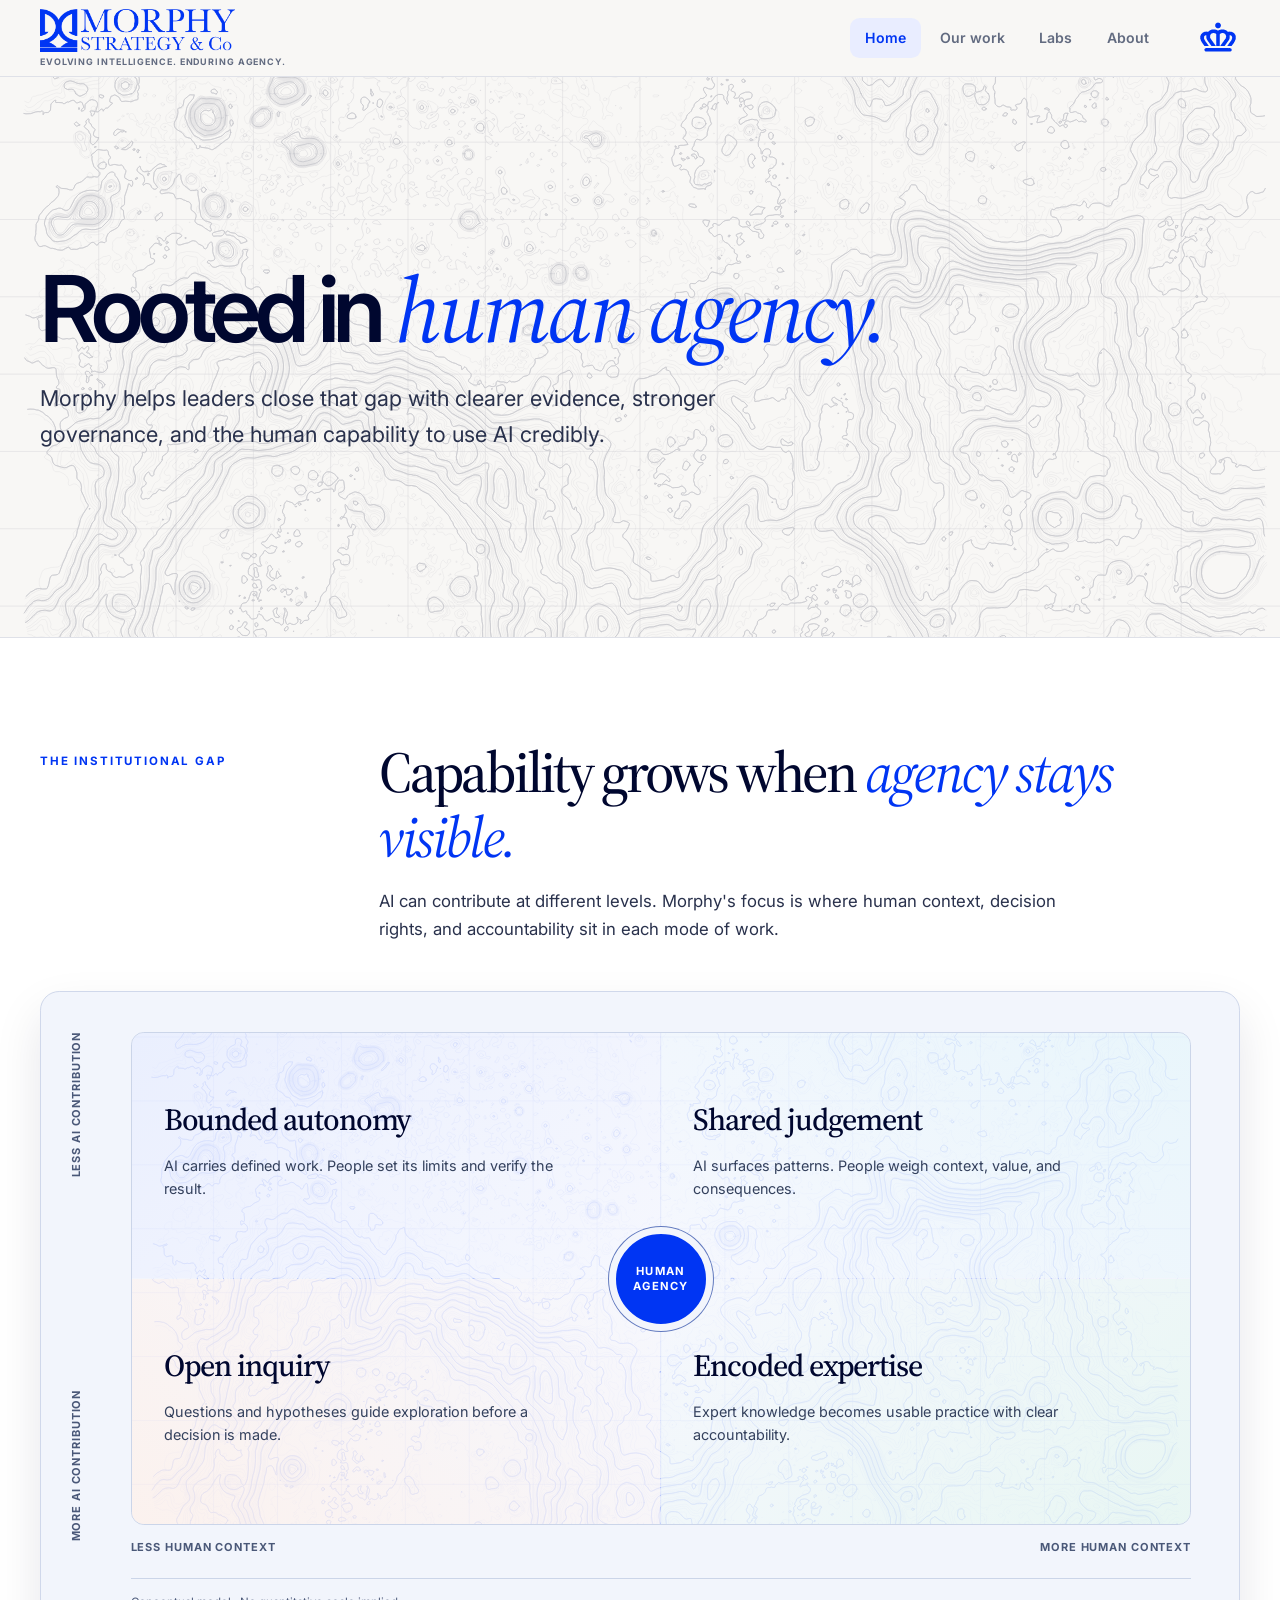
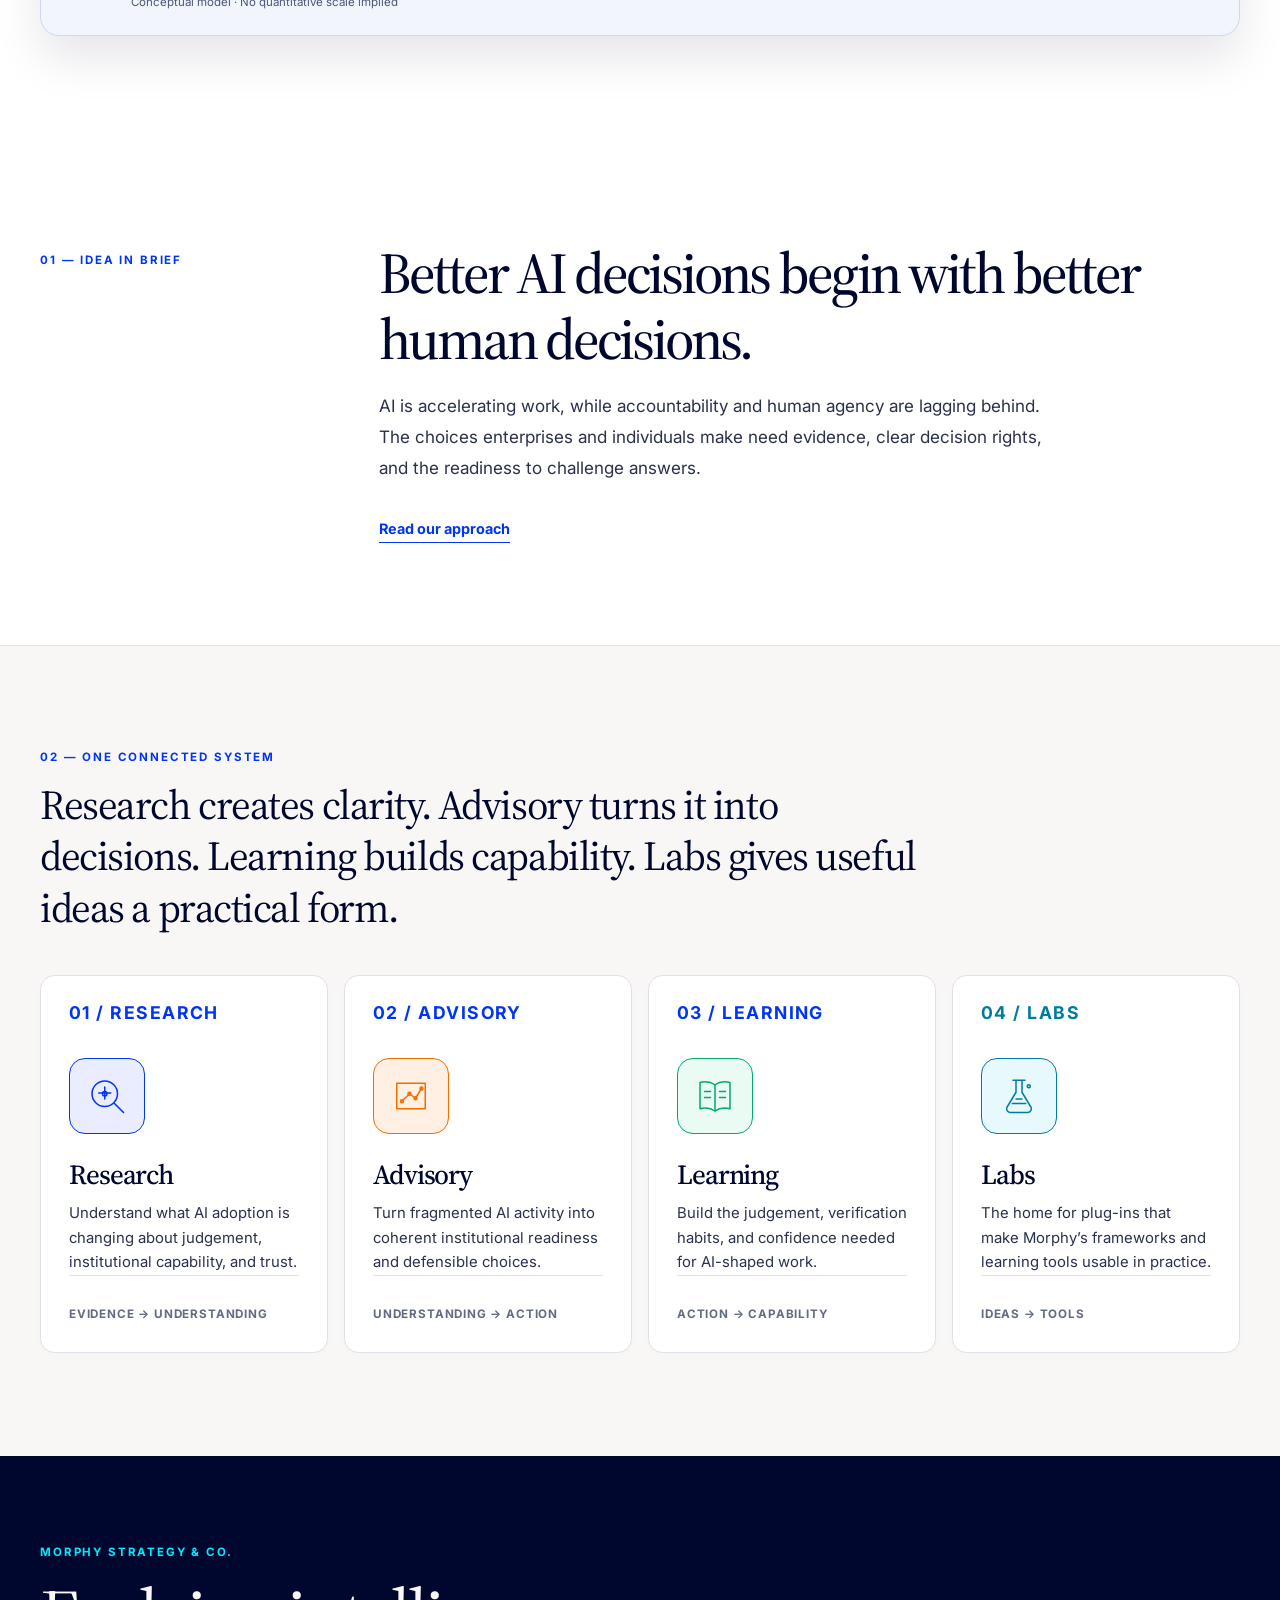
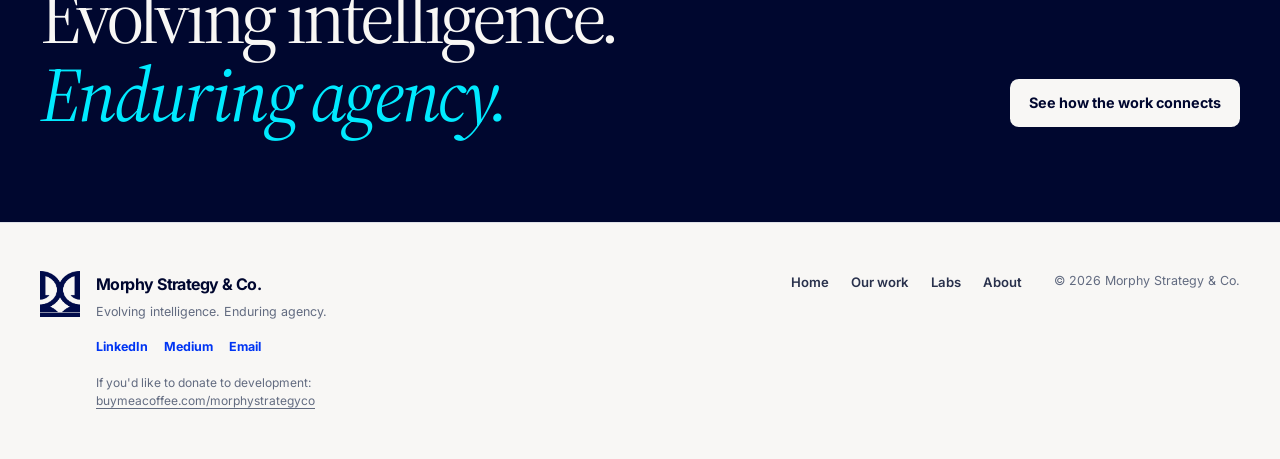
<file: index.html>
<!doctype html>
<html lang="en">
<head>
  <!-- Google tag (gtag.js) -->
<script async src="https://www.googletagmanager.com/gtag/js?id=G-9WN9WBQ8SN"></script>
<script>
  window.dataLayer = window.dataLayer || [];
  function gtag(){dataLayer.push(arguments);}
  gtag('js', new Date());

  gtag('config', 'G-9WN9WBQ8SN');
</script>
  <meta charset="utf-8">
  <meta name="viewport" content="width=device-width, initial-scale=1">
  <meta name="theme-color" content="#F8F7F5">
  <meta name="description" content="Morphy Strategy & Co. strengthens human judgement, institutional readiness, and trust in the AI era through research, advisory, and learning.">
  <title>Morphy Strategy & Co. — Evolving intelligence. Enduring agency.</title>
  <link rel="icon" href="assets/images/morphy-mark.png" type="image/png">
  <link rel="preconnect" href="https://fonts.googleapis.com">
  <link rel="preconnect" href="https://fonts.gstatic.com" crossorigin>
  <link href="https://fonts.googleapis.com/css2?family=Inter:wght@400;500;600;700&family=Source+Serif+4:opsz,wght@8..60,400;8..60,500;8..60,600&display=swap" rel="stylesheet">
  <link rel="stylesheet" href="assets/style.css?v=16">
  <script src="assets/site.js" defer></script>
</head>
<body data-page="home">
  <a class="skip-link" href="#main">Skip to content</a>
  <header class="site-header">
    <div class="header-inner shell">
      <a class="brand" href="index.html" aria-label="Morphy Strategy & Co. home">
        <span class="brand-identity"><img class="brand-lockup" src="assets/images/morphy-lockup.png" alt=""><small>Evolving intelligence. Enduring agency.</small></span>
      </a>
      <nav class="site-nav" id="site-nav" aria-label="Main navigation">
        <a class="is-active" href="index.html" aria-current="page">Home</a>
        <a href="work.html">Our work</a>
        <a href="labs.html">Labs</a>
        <a href="about.html">About</a>
      </nav>
      <div class="header-actions">
        <button class="theme-toggle" type="button" aria-label="Switch to dark theme" aria-pressed="false" title="Switch theme">
          <span class="queen-icon" aria-hidden="true"></span>
        </button>
        <button class="menu-toggle" type="button" aria-controls="site-nav" aria-expanded="false" aria-label="Open menu"><span></span><span></span></button>
      </div>
    </div>
  </header>

  <main id="main">
    <section class="hero contour-field">
      <div class="shell hero-grid">
        <div class="hero-copy reveal">
          <h1>Rooted in <em>human agency.</em></h1>
          <p class="hero-lede">Morphy helps leaders close that gap with clearer evidence, stronger governance, and the human capability to use AI credibly.</p>
        </div>
      </div>
    </section>

    <section class="section agency-section" aria-labelledby="agency-title">
      <div class="shell">
        <div class="agency-heading reveal">
          <p class="section-index">The Institutional Gap</p>
          <h2 id="agency-title">Capability grows when <em>agency stays visible.</em></h2>
          <p>AI can contribute at different levels. Morphy's focus is where human context, decision rights, and accountability sit in each mode of work.</p>
        </div>
        <figure class="agency-figure reveal">
          <div class="agency-vertical-label" aria-hidden="true"><span>More AI contribution</span><span>Less AI contribution</span></div>
          <div class="agency-matrix">
            <article class="agency-mode agency-mode-blue"><h3>Bounded autonomy</h3><p>AI carries defined work. People set its limits and verify the result.</p></article>
            <article class="agency-mode agency-mode-cyan"><h3>Shared judgement</h3><p>AI surfaces patterns. People weigh context, value, and consequences.</p></article>
            <article class="agency-mode agency-mode-orange"><h3>Open inquiry</h3><p>Questions and hypotheses guide exploration before a decision is made.</p></article>
            <article class="agency-mode agency-mode-mint"><h3>Encoded expertise</h3><p>Expert knowledge becomes usable practice with clear accountability.</p></article>
            <div class="agency-center" aria-hidden="true"><span>HUMAN<br>AGENCY</span></div>
          </div>
          <div class="agency-horizontal-label" aria-hidden="true"><span>Less human context</span><span>More human context</span></div>
          <figcaption>Conceptual model · No quantitative scale implied</figcaption>
        </figure>
      </div>
    </section>

    <section class="section statement-section">
      <div class="shell statement-grid">
        <p class="section-index">01 — Idea in brief</p>
        <div class="statement-copy reveal">
          <h2>Better AI decisions begin with better human decisions.</h2>
          <p>AI is accelerating work, while accountability and human agency are lagging behind. The choices enterprises and individuals make need evidence, clear decision rights, and the readiness to challenge answers.</p>
          <a class="inline-link" href="about.html">Read our approach</a>
        </div>
      </div>
    </section>

    <section class="section pathways-section" id="pathways">
      <div class="shell">
        <div class="section-heading section-heading-simple reveal"><div><p class="section-index">02 — One connected system</p><p class="section-deck">Research creates clarity. Advisory turns it into decisions. Learning builds capability. Labs gives useful ideas a practical form.</p></div></div>
        <div class="pathway-grid">
          <a class="pathway-card pathway-research reveal" href="work.html#research">
            <span class="card-top"><span>01 / RESEARCH</span></span>
            <span class="pathway-icon" aria-hidden="true"><svg viewBox="0 0 64 64" fill="none"><circle cx="29" cy="29" r="17"/><path d="m42 42 12 12M21 28h16M29 20v16"/><circle cx="29" cy="29" r="3"/></svg></span>
            <strong>Research</strong>
            <span>Understand what AI adoption is changing about judgement, institutional capability, and trust.</span>
            <span class="card-bottom">Evidence → understanding</span>
          </a>
          <a class="pathway-card pathway-advisory reveal" href="work.html#advisory">
            <span class="card-top"><span>02 / ADVISORY</span></span>
            <span class="pathway-icon" aria-hidden="true"><svg viewBox="0 0 64 64" fill="none"><path d="M13 49V15h38v34H13Z"/><path d="m20 39 10-10 8 6 8-13"/><circle cx="20" cy="39" r="2"/><circle cx="30" cy="29" r="2"/><circle cx="38" cy="35" r="2"/><circle cx="46" cy="22" r="2"/></svg></span>
            <strong>Advisory</strong>
            <span>Turn fragmented AI activity into coherent institutional readiness and defensible choices.</span>
            <span class="card-bottom">Understanding → action</span>
          </a>
          <a class="pathway-card pathway-learning reveal" href="work.html#learning">
            <span class="card-top"><span>03 / LEARNING</span></span>
            <span class="pathway-icon" aria-hidden="true"><svg viewBox="0 0 64 64" fill="none"><path d="M32 17c-7-5-13-5-20-3v35c7-2 13-2 20 3 7-5 13-5 20-3V14c-7-2-13-2-20 3Z"/><path d="M32 17v35M18 26h8M18 34h8M38 26h8M38 34h8"/></svg></span>
            <strong>Learning</strong>
            <span>Build the judgement, verification habits, and confidence needed for AI-shaped work.</span>
            <span class="card-bottom">Action → capability</span>
          </a>
          <a class="pathway-card pathway-labs reveal" href="labs.html">
            <span class="card-top"><span>04 / LABS</span></span>
            <span class="pathway-icon" aria-hidden="true"><svg viewBox="0 0 64 64" fill="none"><path d="M24 11h16M28 11v16L16 47a5 5 0 0 0 4 7h24a5 5 0 0 0 4-7L36 27V11"/><path d="M23 42h18M28 36h8"/><circle cx="45" cy="19" r="2"/></svg></span>
            <strong>Labs</strong>
            <span>The home for plug-ins that make Morphy’s frameworks and learning tools usable in practice.</span>
            <span class="card-bottom">Ideas → tools</span>
          </a>
        </div>
      </div>
    </section>

    <section class="closing-band">
      <div class="shell closing-inner"><p class="eyebrow">MORPHY STRATEGY & CO.</p><h2>Evolving intelligence.<br><em>Enduring agency.</em></h2><a class="button button-light" href="work.html">See how the work connects</a></div>
    </section>
  </main>

  <footer class="site-footer"><div class="shell footer-grid"><div class="footer-identity"><img class="footer-mark" src="assets/images/morphy-mark.png" alt=""><div><p class="footer-brand">Morphy Strategy & Co.</p><p>Evolving intelligence. Enduring agency.</p><div class="footer-contact"><a href="https://linkedin.com/in/munozb" target="_blank" rel="noopener noreferrer">LinkedIn</a><a href="https://medium.com/@morphystrategyco" target="_blank" rel="noopener noreferrer">Medium</a><a href="mailto:bmunoz@morphystrategyco.com">Email</a></div><p class="footer-support">If you'd like to donate to development: <a href="https://buymeacoffee.com/morphystrategyco" target="_blank" rel="noopener noreferrer">buymeacoffee.com/morphystrategyco</a></p></div></div><nav aria-label="Footer navigation"><a href="index.html">Home</a><a href="work.html">Our work</a><a href="labs.html">Labs</a><a href="about.html">About</a></nav><p class="footer-note">© <span data-year></span> Morphy Strategy & Co.</p></div></footer>
</body>
</html>
</file>
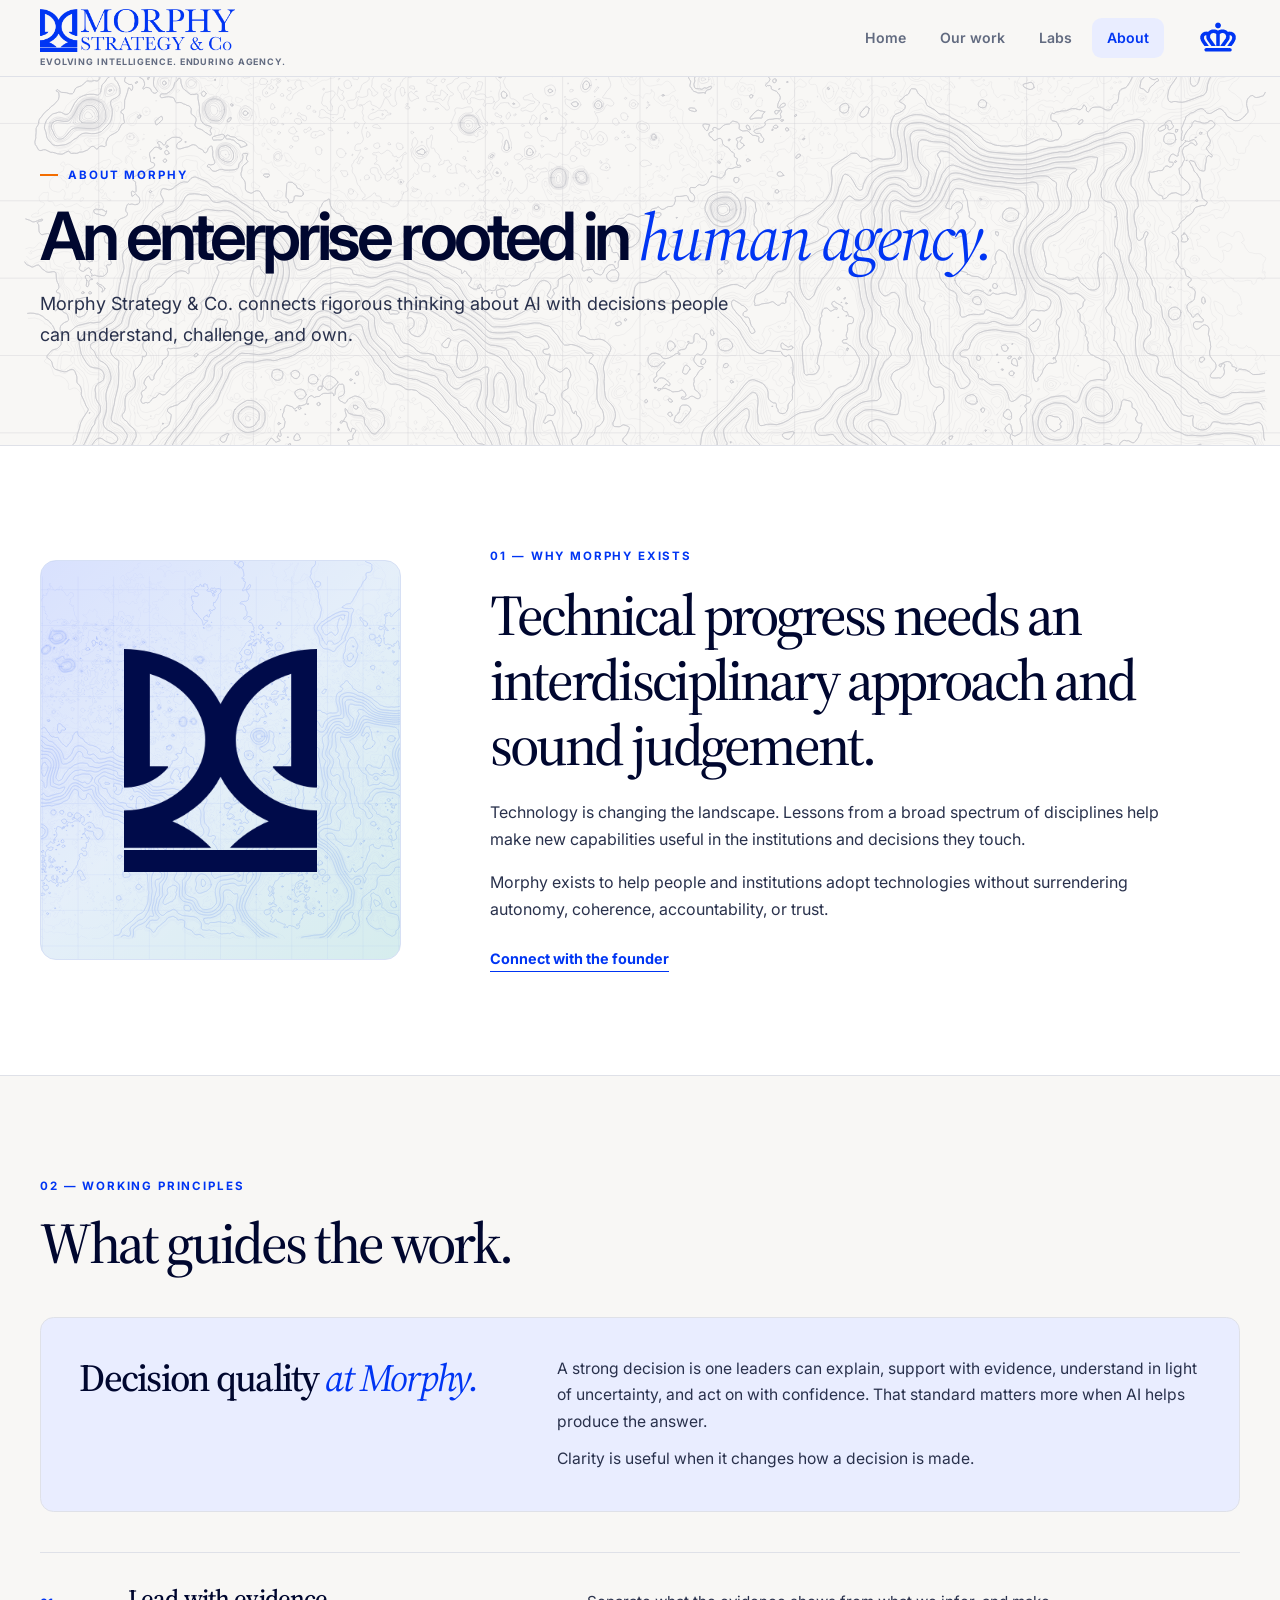
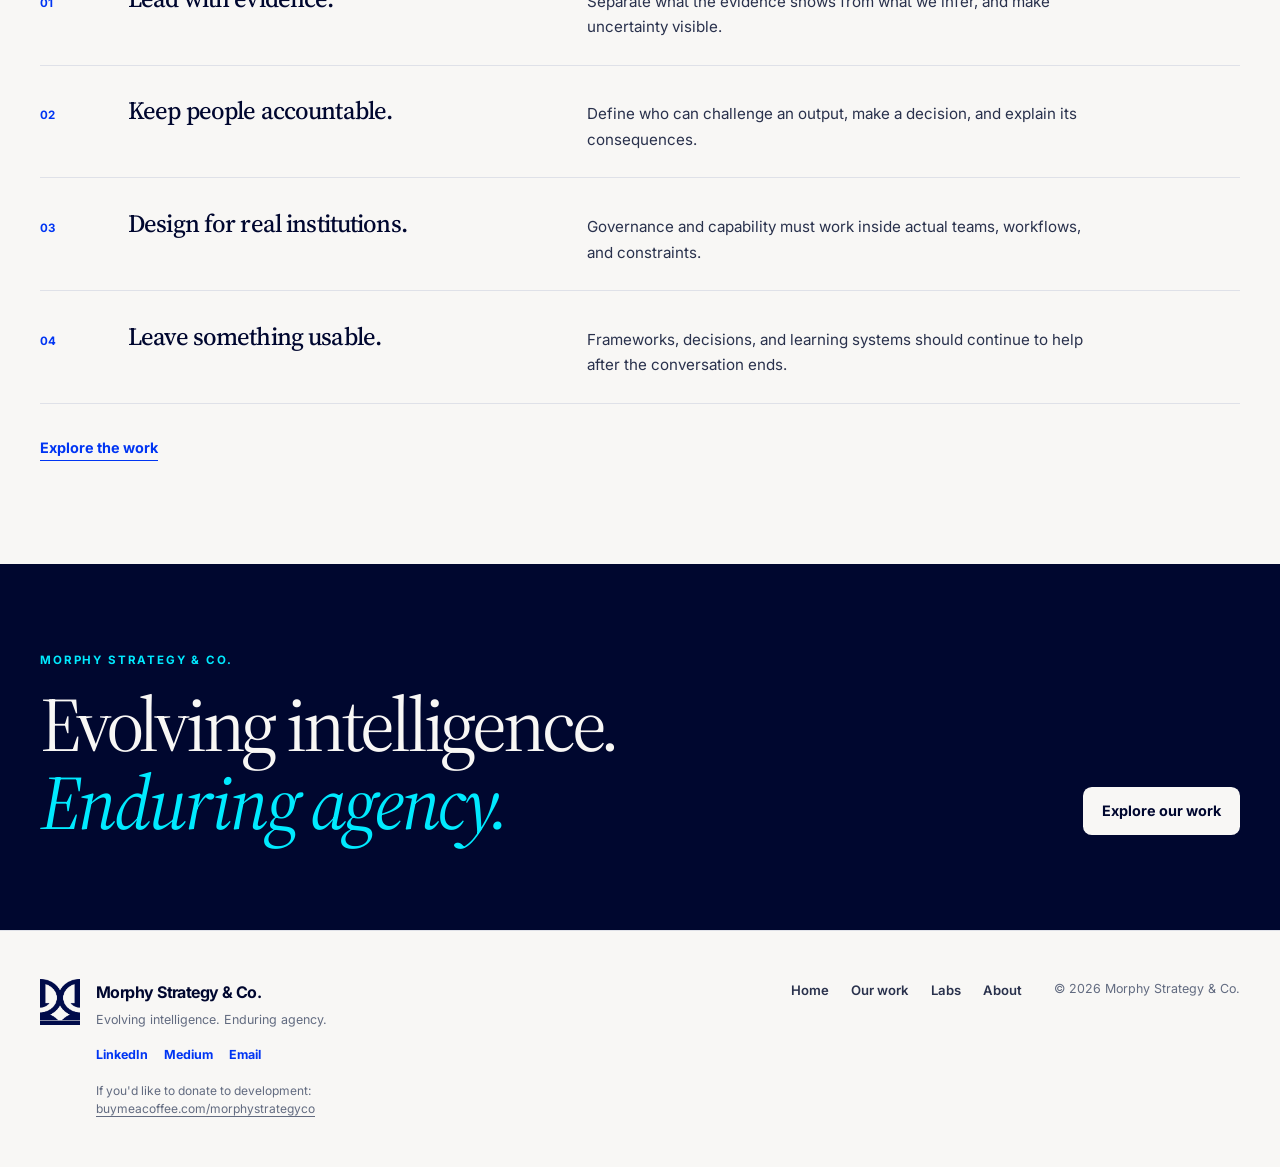
<file: about.html>
<!doctype html>
<html lang="en">
<head>
  <!-- Google tag (gtag.js) -->
<script async src="https://www.googletagmanager.com/gtag/js?id=G-9WN9WBQ8SN"></script>
<script>
  window.dataLayer = window.dataLayer || [];
  function gtag(){dataLayer.push(arguments);}
  gtag('js', new Date());

  gtag('config', 'G-9WN9WBQ8SN');
</script>
  <meta charset="utf-8"><meta name="viewport" content="width=device-width, initial-scale=1"><meta name="theme-color" content="#F8F7F5"><meta name="description" content="Morphy Strategy & Co. is a research-led strategy brand focused on human agency, AI, and institutional trust."><title>About — Morphy Strategy & Co.</title><link rel="icon" href="assets/images/morphy-mark.png" type="image/png"><link rel="preconnect" href="https://fonts.googleapis.com"><link rel="preconnect" href="https://fonts.gstatic.com" crossorigin><link href="https://fonts.googleapis.com/css2?family=Inter:wght@400;500;600;700&family=Source+Serif+4:opsz,wght@8..60,400;8..60,500;8..60,600&display=swap" rel="stylesheet"><link rel="stylesheet" href="assets/style.css?v=16"><script src="assets/site.js" defer></script>
</head>
<body data-page="about">
  <a class="skip-link" href="#main">Skip to content</a><header class="site-header"><div class="header-inner shell"><a class="brand" href="index.html" aria-label="Morphy Strategy & Co. home"><span class="brand-identity"><img class="brand-lockup" src="assets/images/morphy-lockup.png" alt=""><small>Evolving intelligence. Enduring agency.</small></span></a><nav class="site-nav" id="site-nav" aria-label="Main navigation"><a href="index.html">Home</a><a href="work.html">Our work</a><a href="labs.html">Labs</a><a class="is-active" href="about.html" aria-current="page">About</a></nav><div class="header-actions"><button class="theme-toggle" type="button" aria-label="Switch to dark theme" aria-pressed="false" title="Switch theme"><span class="queen-icon" aria-hidden="true"></span></button><button class="menu-toggle" type="button" aria-controls="site-nav" aria-expanded="false" aria-label="Open menu"><span></span><span></span></button></div></div></header>
  <main id="main">
    <section class="page-intro contour-field about-intro"><div class="shell"><p class="eyebrow"><span class="eyebrow-line"></span> ABOUT MORPHY</p><h1>An enterprise rooted in <em>human agency.</em></h1><p>Morphy Strategy & Co. connects rigorous thinking about AI with decisions people can understand, challenge, and own.</p></div></section>
    <section class="section ethos-section"><div class="shell ethos-grid"><div class="ethos-emblem" aria-hidden="true"><img src="assets/images/morphy-mark.png" alt=""></div><div class="ethos-copy reveal"><p class="section-index">01 — Why Morphy exists</p><h2>Technical progress needs an interdisciplinary approach and sound judgement.</h2><p>Technology is changing the landscape. Lessons from a broad spectrum of disciplines help make new capabilities useful in the institutions and decisions they touch.</p><p>Morphy exists to help people and institutions adopt technologies without surrendering autonomy, coherence, accountability, or trust.</p><a class="inline-link" href="https://linkedin.com/in/munozb" target="_blank" rel="noopener noreferrer">Connect with the founder</a></div></div></section>
    <section class="section principles-section"><div class="shell"><div class="section-heading"><div><p class="section-index">02 — Working principles</p><h2>What guides the work.</h2></div></div><div class="principles-definition reveal"><h3>Decision quality <em>at Morphy.</em></h3><p>A strong decision is one leaders can explain, support with evidence, understand in light of uncertainty, and act on with confidence. That standard matters more when AI helps produce the answer.</p><p>Clarity is useful when it changes how a decision is made.</p></div><div class="principle-list"><div><span>01</span><h3>Lead with evidence.</h3><p>Separate what the evidence shows from what we infer, and make uncertainty visible.</p></div><div><span>02</span><h3>Keep people accountable.</h3><p>Define who can challenge an output, make a decision, and explain its consequences.</p></div><div><span>03</span><h3>Design for real institutions.</h3><p>Governance and capability must work inside actual teams, workflows, and constraints.</p></div><div><span>04</span><h3>Leave something usable.</h3><p>Frameworks, decisions, and learning systems should continue to help after the conversation ends.</p></div></div><a class="inline-link principles-link" href="work.html">Explore the work</a></div></section>
    <section class="closing-band"><div class="shell closing-inner"><p class="eyebrow">MORPHY STRATEGY & CO.</p><h2>Evolving intelligence.<br><em>Enduring agency.</em></h2><a class="button button-light" href="work.html">Explore our work</a></div></section>
  </main><footer class="site-footer"><div class="shell footer-grid"><div class="footer-identity"><img class="footer-mark" src="assets/images/morphy-mark.png" alt=""><div><p class="footer-brand">Morphy Strategy & Co.</p><p>Evolving intelligence. Enduring agency.</p><div class="footer-contact"><a href="https://linkedin.com/in/munozb" target="_blank" rel="noopener noreferrer">LinkedIn</a><a href="https://medium.com/@morphystrategyco" target="_blank" rel="noopener noreferrer">Medium</a><a href="mailto:bmunoz@morphystrategyco.com">Email</a></div><p class="footer-support">If you'd like to donate to development: <a href="https://buymeacoffee.com/morphystrategyco" target="_blank" rel="noopener noreferrer">buymeacoffee.com/morphystrategyco</a></p></div></div><nav aria-label="Footer navigation"><a href="index.html">Home</a><a href="work.html">Our work</a><a href="labs.html">Labs</a><a href="about.html">About</a></nav><p class="footer-note">© <span data-year></span> Morphy Strategy & Co.</p></div></footer>
</body>
</html>
</file>
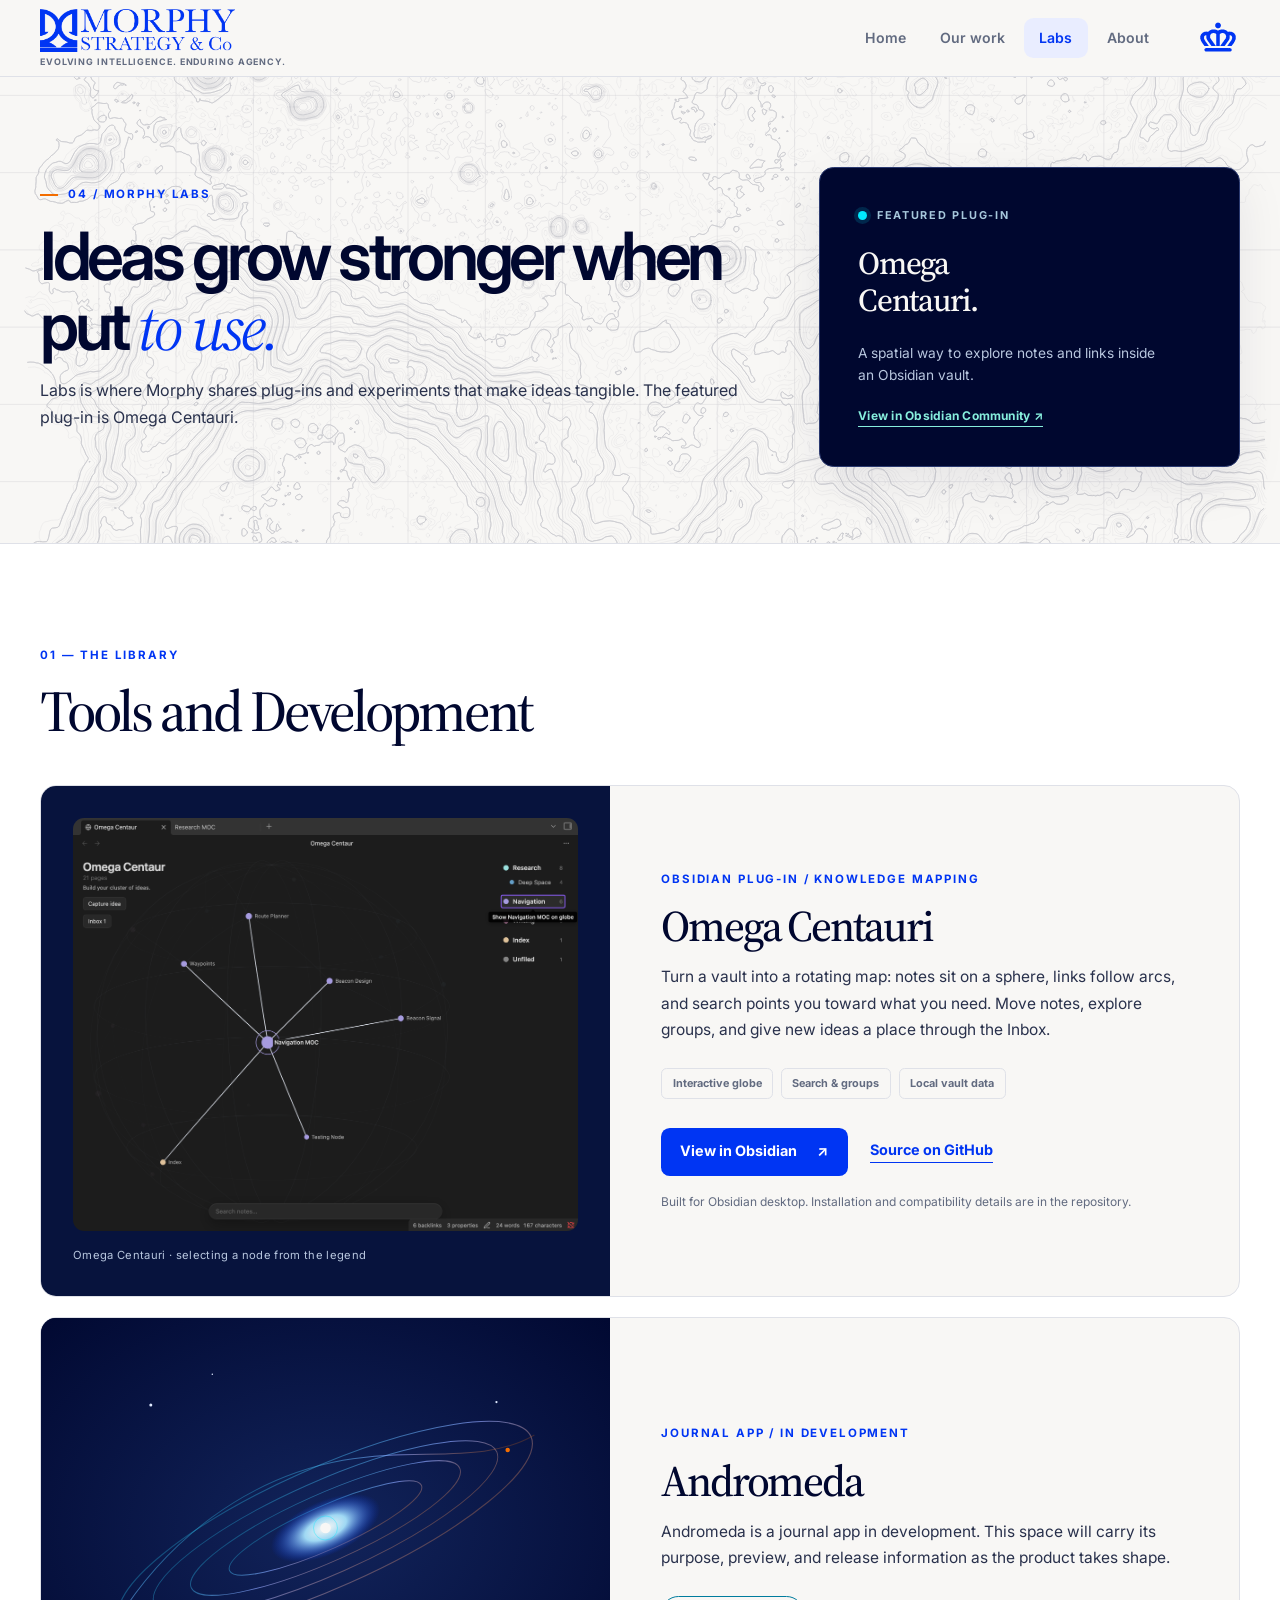
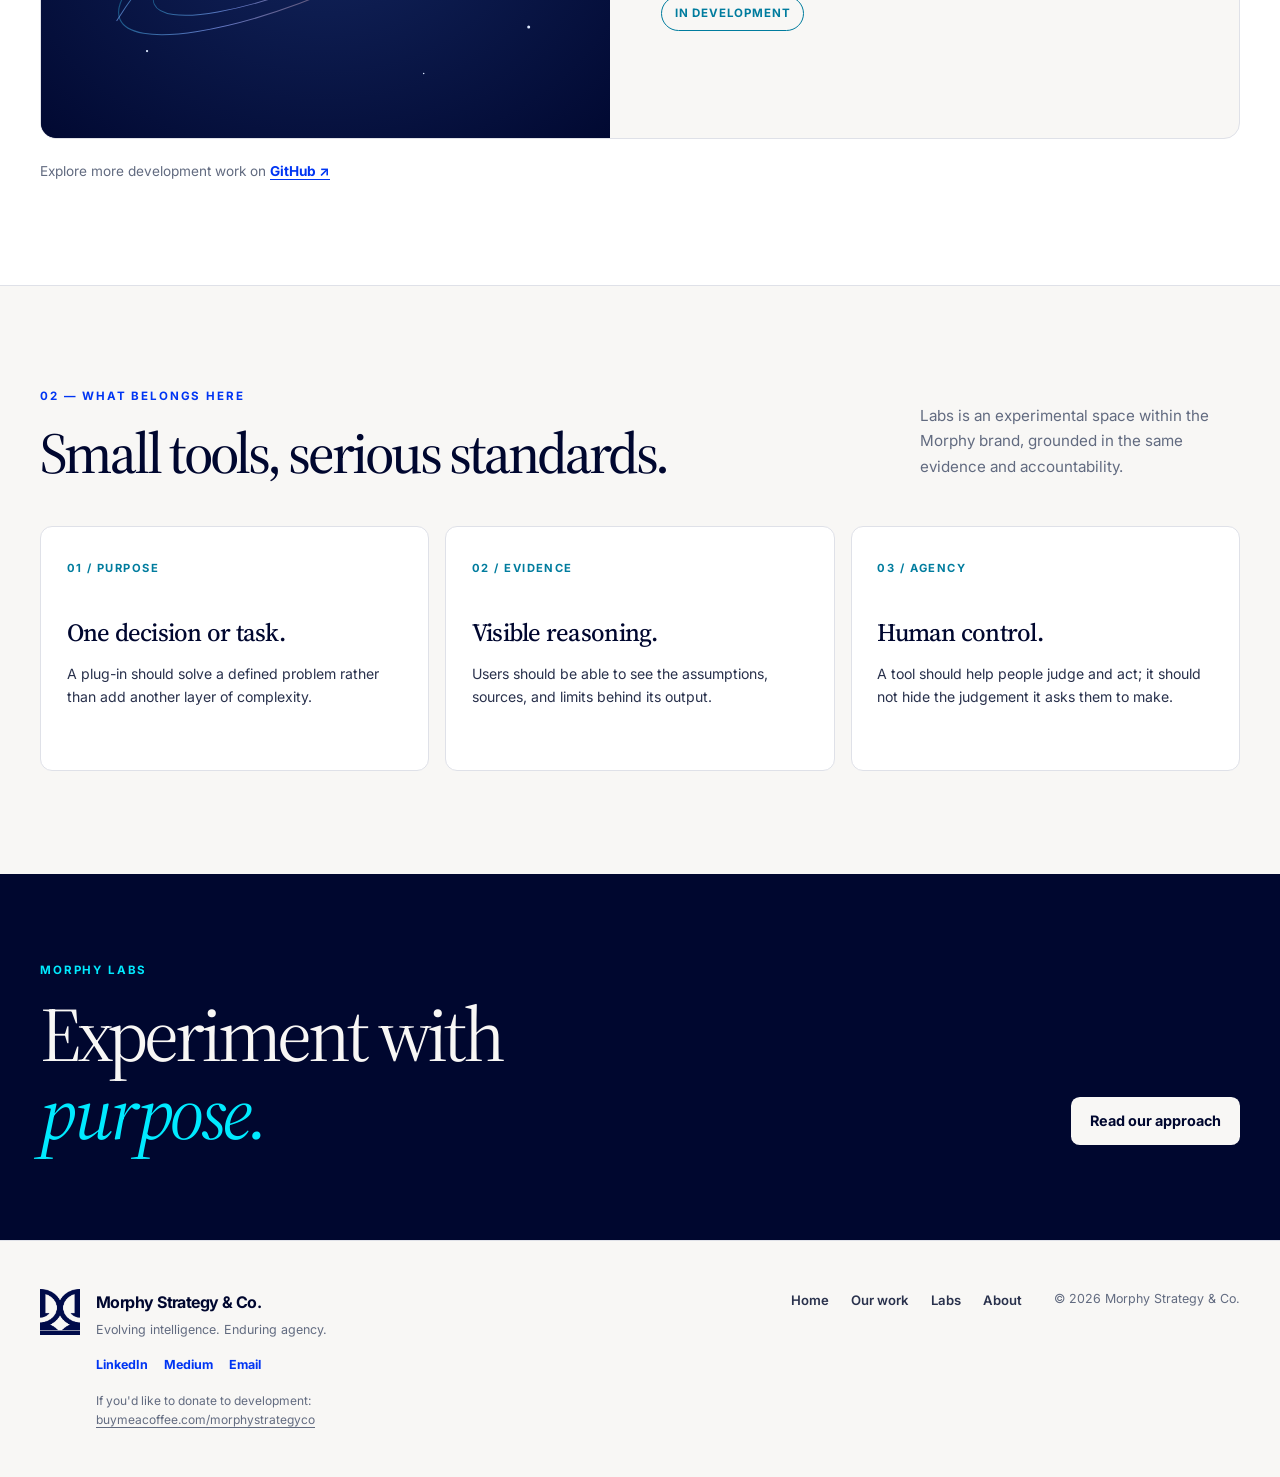
<file: labs.html>
<!doctype html>
<html lang="en">
<head>
  <!-- Google tag (gtag.js) -->
<script async src="https://www.googletagmanager.com/gtag/js?id=G-9WN9WBQ8SN"></script>
<script>
  window.dataLayer = window.dataLayer || [];
  function gtag(){dataLayer.push(arguments);}
  gtag('js', new Date());

  gtag('config', 'G-9WN9WBQ8SN');
</script>
  <meta charset="utf-8">
  <meta name="viewport" content="width=device-width, initial-scale=1">
  <meta name="theme-color" content="#F8F7F5">
  <meta name="description" content="Morphy Labs is the home for plug-ins that put research, decision frameworks, and learning into practice.">
  <title>Labs — Morphy Strategy & Co.</title>
  <link rel="icon" href="assets/images/morphy-mark.png" type="image/png">
  <link rel="preconnect" href="https://fonts.googleapis.com">
  <link rel="preconnect" href="https://fonts.gstatic.com" crossorigin>
  <link href="https://fonts.googleapis.com/css2?family=Inter:wght@400;500;600;700&family=Source+Serif+4:opsz,wght@8..60,400;8..60,500;8..60,600&display=swap" rel="stylesheet">
  <link rel="stylesheet" href="assets/style.css?v=16">
  <script src="assets/site.js" defer></script>
</head>
<body data-page="labs">
  <a class="skip-link" href="#main">Skip to content</a>
  <header class="site-header">
    <div class="header-inner shell">
      <a class="brand" href="index.html" aria-label="Morphy Strategy & Co. home">
        <span class="brand-identity"><img class="brand-lockup" src="assets/images/morphy-lockup.png" alt=""><small>Evolving intelligence. Enduring agency.</small></span>
      </a>
      <nav class="site-nav" id="site-nav" aria-label="Main navigation">
        <a href="index.html">Home</a>
        <a href="work.html">Our work</a>
        <a class="is-active" href="labs.html" aria-current="page">Labs</a>
        <a href="about.html">About</a>
      </nav>
      <div class="header-actions">
        <button class="theme-toggle" type="button" aria-label="Switch to dark theme" aria-pressed="false" title="Switch theme"><span class="queen-icon" aria-hidden="true"></span></button>
        <button class="menu-toggle" type="button" aria-controls="site-nav" aria-expanded="false" aria-label="Open menu"><span></span><span></span></button>
      </div>
    </div>
  </header>

  <main id="main">
    <section class="page-intro contour-field labs-intro">
      <div class="shell labs-intro-grid">
        <div>
          <p class="eyebrow"><span class="eyebrow-line"></span> 04 / MORPHY LABS</p>
          <h1>Ideas grow stronger when put <em>to use.</em></h1>
          <p>Labs is where Morphy shares plug-ins and experiments that make ideas tangible. The featured plug-in is Omega Centauri.</p>
        </div>
        <a class="labs-status" href="https://community.obsidian.md/plugins/omega-centaur" target="_blank" rel="noopener noreferrer" aria-label="Featured plug-in: Omega Centauri. View in Obsidian Community">
          <span class="labs-status-label"><span class="labs-status-dot"></span> FEATURED PLUG-IN</span>
          <strong>Omega<br>Centauri.</strong>
          <span class="labs-status-description">A spatial way to explore notes and links inside an Obsidian vault.</span>
          <span class="labs-status-link">View in Obsidian Community <span aria-hidden="true">↗</span></span>
        </a>
      </div>
    </section>

    <section class="section catalog-section" id="plugins">
      <div class="shell">
        <div class="section-heading"><div><p class="section-index">01 — The Library</p><h2>Tools and Development</h2></div></div>
        <div class="plugin-card">
          <figure class="plugin-visual"><img src="assets/images/omega-centaur-legend.png" width="2252" height="1842" alt="Omega Centauri in Obsidian showing a selected Navigation MOC node and its connected notes" loading="lazy"><figcaption>Omega Centauri · selecting a node from the legend</figcaption></figure>
          <div class="plugin-copy"><p class="work-kicker">OBSIDIAN PLUG-IN / KNOWLEDGE MAPPING</p><h3>Omega Centauri</h3><p>Turn a vault into a rotating map: notes sit on a sphere, links follow arcs, and search points you toward what you need. Move notes, explore groups, and give new ideas a place through the Inbox.</p><div class="plugin-tags"><span>Interactive globe</span><span>Search &amp; groups</span><span>Local vault data</span></div><div class="plugin-actions"><a class="button button-primary" href="https://community.obsidian.md/plugins/omega-centaur" target="_blank" rel="noopener noreferrer">View in Obsidian <span aria-hidden="true">↗</span></a><a class="inline-link" href="https://github.com/m-spectral/omega-centauri" target="_blank" rel="noopener noreferrer">Source on GitHub</a></div><p class="plugin-note">Built for Obsidian desktop. Installation and compatibility details are in the repository.</p></div>
        </div>
        <div class="plugin-card plugin-card-upcoming">
          <figure class="plugin-visual plugin-visual-andromeda"><img src="assets/images/andromeda.svg" width="760" height="560" alt="Minimal elliptical galaxy illustration for Andromeda" loading="lazy"></figure>
          <div class="plugin-copy"><p class="work-kicker">JOURNAL APP / IN DEVELOPMENT</p><h3>Andromeda</h3><p>Andromeda is a journal app in development. This space will carry its purpose, preview, and release information as the product takes shape.</p><span class="status-pill">In development</span></div>
        </div>
        <p class="catalog-more">Explore more development work on <a href="https://github.com/m-spectral" target="_blank" rel="noopener noreferrer">GitHub ↗</a></p>
      </div>
    </section>

    <section class="section labs-principles-section">
      <div class="shell"><div class="section-heading"><div><p class="section-index">02 — What belongs here</p><h2>Small tools, serious standards.</h2></div><p>Labs is an experimental space within the Morphy brand, grounded in the same evidence and accountability.</p></div>
        <div class="labs-principles-grid">
          <div><span>01 / PURPOSE</span><h3>One decision or task.</h3><p>A plug-in should solve a defined problem rather than add another layer of complexity.</p></div>
          <div><span>02 / EVIDENCE</span><h3>Visible reasoning.</h3><p>Users should be able to see the assumptions, sources, and limits behind its output.</p></div>
          <div><span>03 / AGENCY</span><h3>Human control.</h3><p>A tool should help people judge and act; it should not hide the judgement it asks them to make.</p></div>
        </div>
      </div>
    </section>
    <section class="closing-band"><div class="shell closing-inner"><p class="eyebrow">MORPHY LABS</p><h2>Experiment with<br><em>purpose.</em></h2><a class="button button-light" href="about.html">Read our approach</a></div></section>
  </main>
  <footer class="site-footer"><div class="shell footer-grid"><div class="footer-identity"><img class="footer-mark" src="assets/images/morphy-mark.png" alt=""><div><p class="footer-brand">Morphy Strategy & Co.</p><p>Evolving intelligence. Enduring agency.</p><div class="footer-contact"><a href="https://linkedin.com/in/munozb" target="_blank" rel="noopener noreferrer">LinkedIn</a><a href="https://medium.com/@morphystrategyco" target="_blank" rel="noopener noreferrer">Medium</a><a href="mailto:bmunoz@morphystrategyco.com">Email</a></div><p class="footer-support">If you'd like to donate to development: <a href="https://buymeacoffee.com/morphystrategyco" target="_blank" rel="noopener noreferrer">buymeacoffee.com/morphystrategyco</a></p></div></div><nav aria-label="Footer navigation"><a href="index.html">Home</a><a href="work.html">Our work</a><a href="labs.html">Labs</a><a href="about.html">About</a></nav><p class="footer-note">© <span data-year></span> Morphy Strategy & Co.</p></div></footer>
</body>
</html>
</file>
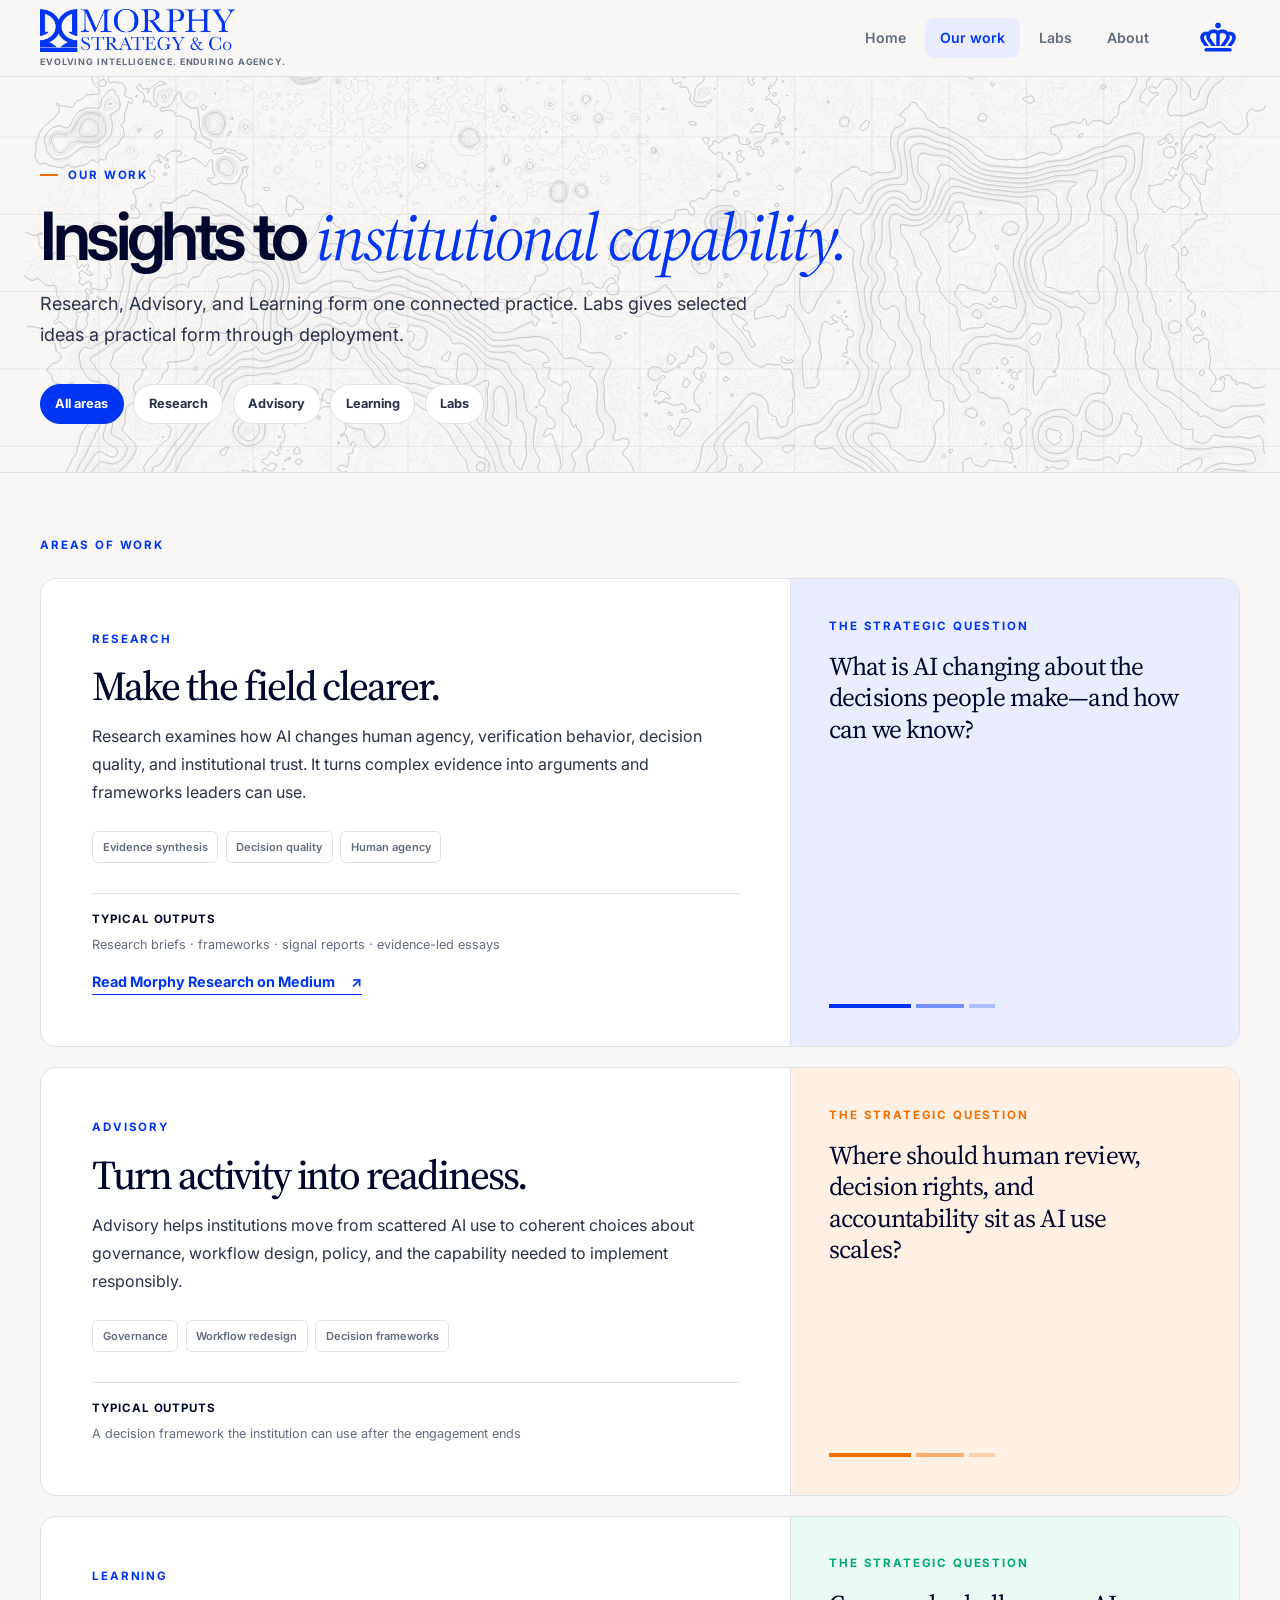
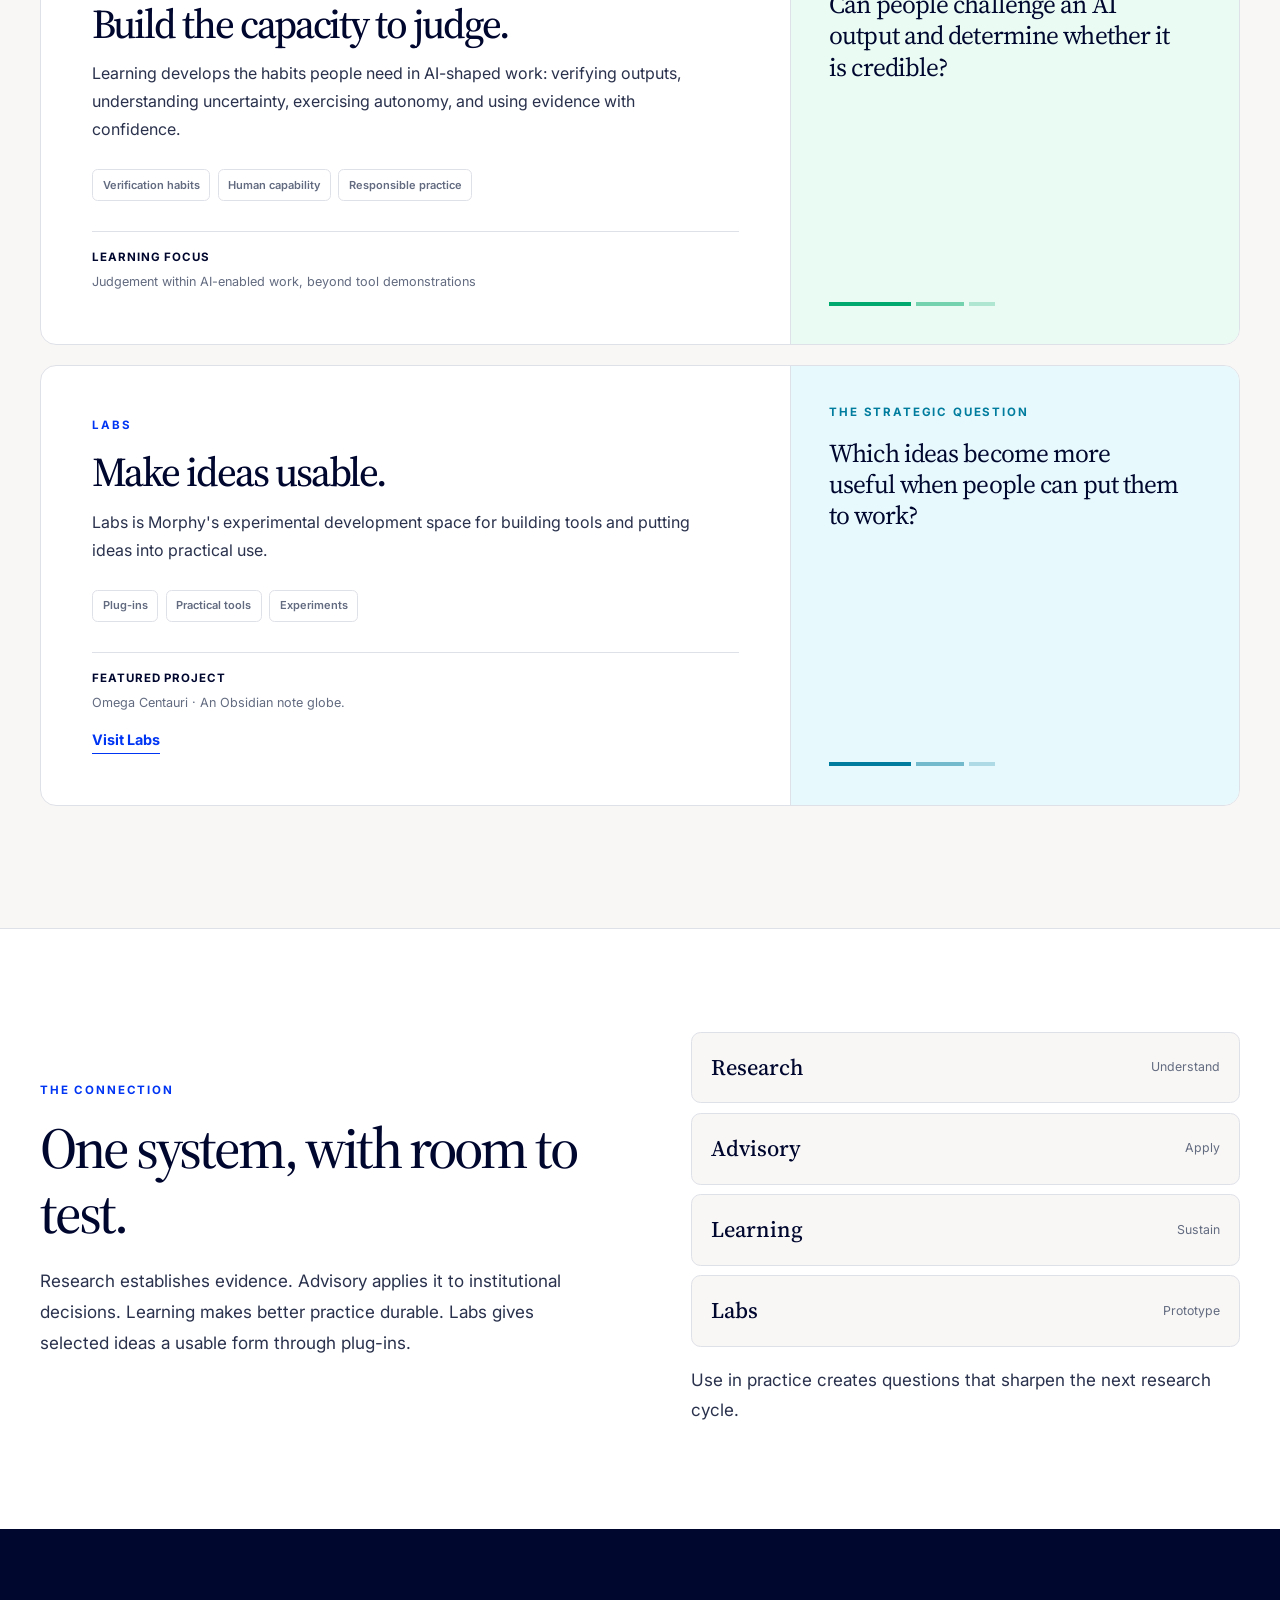
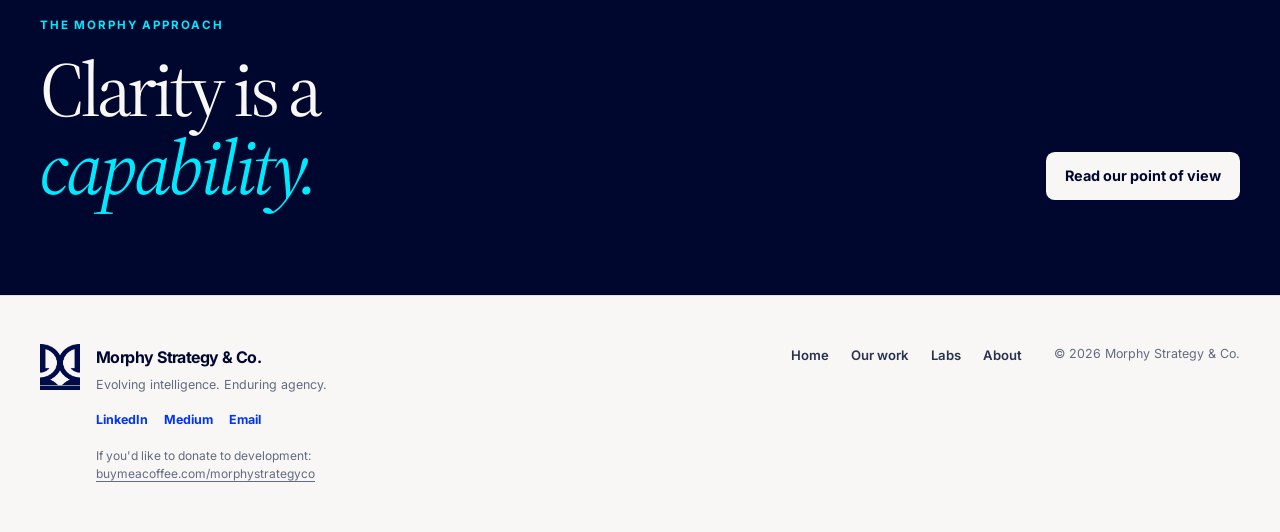
<file: work.html>
<!doctype html>
<html lang="en">
<head>
  <!-- Google tag (gtag.js) -->
<script async src="https://www.googletagmanager.com/gtag/js?id=G-9WN9WBQ8SN"></script>
<script>
  window.dataLayer = window.dataLayer || [];
  function gtag(){dataLayer.push(arguments);}
  gtag('js', new Date());

  gtag('config', 'G-9WN9WBQ8SN');
</script>
  <meta charset="utf-8"><meta name="viewport" content="width=device-width, initial-scale=1"><meta name="theme-color" content="#F8F7F5">
  <meta name="description" content="Explore Morphy Research, Morphy Advisory, and Morphy Learning: one connected approach to human judgement and AI.">
  <title>Our Work — Morphy Strategy & Co.</title>
  <link rel="icon" href="assets/images/morphy-mark.png" type="image/png"><link rel="preconnect" href="https://fonts.googleapis.com"><link rel="preconnect" href="https://fonts.gstatic.com" crossorigin><link href="https://fonts.googleapis.com/css2?family=Inter:wght@400;500;600;700&family=Source+Serif+4:opsz,wght@8..60,400;8..60,500;8..60,600&display=swap" rel="stylesheet"><link rel="stylesheet" href="assets/style.css?v=16"><script src="assets/site.js" defer></script>
</head>
<body data-page="work">
  <a class="skip-link" href="#main">Skip to content</a>
  <header class="site-header"><div class="header-inner shell"><a class="brand" href="index.html" aria-label="Morphy Strategy & Co. home"><span class="brand-identity"><img class="brand-lockup" src="assets/images/morphy-lockup.png" alt=""><small>Evolving intelligence. Enduring agency.</small></span></a><nav class="site-nav" id="site-nav" aria-label="Main navigation"><a href="index.html">Home</a><a class="is-active" href="work.html" aria-current="page">Our work</a><a href="labs.html">Labs</a><a href="about.html">About</a></nav><div class="header-actions"><button class="theme-toggle" type="button" aria-label="Switch to dark theme" aria-pressed="false" title="Switch theme"><span class="queen-icon" aria-hidden="true"></span></button><button class="menu-toggle" type="button" aria-controls="site-nav" aria-expanded="false" aria-label="Open menu"><span></span><span></span></button></div></div></header>
  <main id="main">
    <section class="page-intro contour-field"><div class="shell"><p class="eyebrow"><span class="eyebrow-line"></span> OUR WORK</p><h1>Insights to <em>institutional capability.</em></h1><p>Research, Advisory, and Learning form one connected practice. Labs gives selected ideas a practical form through deployment.</p><div class="filter-bar" role="group" aria-label="Filter areas of work"><button class="filter-chip is-selected" type="button" data-filter="all" aria-pressed="true">All areas</button><button class="filter-chip" type="button" data-filter="research" aria-pressed="false">Research</button><button class="filter-chip" type="button" data-filter="advisory" aria-pressed="false">Advisory</button><button class="filter-chip" type="button" data-filter="learning" aria-pressed="false">Learning</button><button class="filter-chip" type="button" data-filter="labs" aria-pressed="false">Labs</button></div></div></section>
    <section class="section work-section"><div class="shell"><p class="section-index work-section-label">Areas of work</p>
      <article class="work-card work-card-research reveal" id="research" data-category="research"><div class="work-card-copy"><p class="work-kicker">RESEARCH</p><h2>Make the field clearer.</h2><p>Research examines how AI changes human agency, verification behavior, decision quality, and institutional trust. It turns complex evidence into arguments and frameworks leaders can use.</p><div class="work-tags"><span>Evidence synthesis</span><span>Decision quality</span><span>Human agency</span></div><p class="work-output"><strong>Typical outputs</strong> Research briefs · frameworks · signal reports · evidence-led essays</p><a class="inline-link work-card-link" href="https://medium.com/@morphystrategyco" target="_blank" rel="noopener noreferrer">Read Morphy Research on Medium <span aria-hidden="true">↗</span></a></div><div class="work-card-panel"><span class="panel-label">THE STRATEGIC QUESTION</span><p>What is AI changing about the decisions people make—and how can we know?</p><div class="panel-rules"><span></span><span></span><span></span></div></div></article>
      <article class="work-card work-card-advisory reveal" id="advisory" data-category="advisory"><div class="work-card-copy"><p class="work-kicker">ADVISORY</p><h2>Turn activity into readiness.</h2><p>Advisory helps institutions move from scattered AI use to coherent choices about governance, workflow design, policy, and the capability needed to implement responsibly.</p><div class="work-tags"><span>Governance</span><span>Workflow redesign</span><span>Decision frameworks</span></div><p class="work-output"><strong>Typical outputs</strong> A decision framework the institution can use after the engagement ends</p></div><div class="work-card-panel"><span class="panel-label">THE STRATEGIC QUESTION</span><p>Where should human review, decision rights, and accountability sit as AI use scales?</p><div class="panel-rules"><span></span><span></span><span></span></div></div></article>
      <article class="work-card work-card-learning reveal" id="learning" data-category="learning"><div class="work-card-copy"><p class="work-kicker">LEARNING</p><h2>Build the capacity to judge.</h2><p>Learning develops the habits people need in AI-shaped work: verifying outputs, understanding uncertainty, exercising autonomy, and using evidence with confidence.</p><div class="work-tags"><span>Verification habits</span><span>Human capability</span><span>Responsible practice</span></div><p class="work-output"><strong>Learning focus</strong> Judgement within AI-enabled work, beyond tool demonstrations</p></div><div class="work-card-panel"><span class="panel-label">THE STRATEGIC QUESTION</span><p>Can people challenge an AI output and determine whether it is credible?</p><div class="panel-rules"><span></span><span></span><span></span></div></div></article>
      <article class="work-card work-card-labs reveal" id="labs" data-category="labs"><div class="work-card-copy"><p class="work-kicker">LABS</p><h2>Make ideas usable.</h2><p>Labs is Morphy's experimental development space for building tools and putting ideas into practical use.</p><div class="work-tags"><span>Plug-ins</span><span>Practical tools</span><span>Experiments</span></div><p class="work-output"><strong>Featured project</strong> Omega Centauri · An Obsidian note globe.</p><a class="inline-link work-card-link" href="labs.html">Visit Labs</a></div><div class="work-card-panel"><span class="panel-label">THE STRATEGIC QUESTION</span><p>Which ideas become more useful when people can put them to work?</p><div class="panel-rules"><span></span><span></span><span></span></div></div></article>
    </div></section>
    <section class="section flywheel-section"><div class="shell flywheel-layout"><div><p class="section-index">The connection</p><h2>One system, with room to test.</h2><p>Research establishes evidence. Advisory applies it to institutional decisions. Learning makes better practice durable. Labs gives selected ideas a usable form through plug-ins.</p></div><div class="flywheel-steps" aria-label="Research, Advisory, Learning, and Labs work together"><div><strong>Research</strong><small>Understand</small></div><div><strong>Advisory</strong><small>Apply</small></div><div><strong>Learning</strong><small>Sustain</small></div><div><strong>Labs</strong><small>Prototype</small></div><p>Use in practice creates questions that sharpen the next research cycle.</p></div></div></section>
    <section class="closing-band"><div class="shell closing-inner"><p class="eyebrow">THE MORPHY APPROACH</p><h2>Clarity is a<br><em>capability.</em></h2><a class="button button-light" href="about.html">Read our point of view</a></div></section>
  </main>
  <footer class="site-footer"><div class="shell footer-grid"><div class="footer-identity"><img class="footer-mark" src="assets/images/morphy-mark.png" alt=""><div><p class="footer-brand">Morphy Strategy & Co.</p><p>Evolving intelligence. Enduring agency.</p><div class="footer-contact"><a href="https://linkedin.com/in/munozb" target="_blank" rel="noopener noreferrer">LinkedIn</a><a href="https://medium.com/@morphystrategyco" target="_blank" rel="noopener noreferrer">Medium</a><a href="mailto:bmunoz@morphystrategyco.com">Email</a></div><p class="footer-support">If you'd like to donate to development: <a href="https://buymeacoffee.com/morphystrategyco" target="_blank" rel="noopener noreferrer">buymeacoffee.com/morphystrategyco</a></p></div></div><nav aria-label="Footer navigation"><a href="index.html">Home</a><a href="work.html">Our work</a><a href="labs.html">Labs</a><a href="about.html">About</a></nav><p class="footer-note">© <span data-year></span> Morphy Strategy & Co.</p></div></footer>
</body>
</html>
</file>
<file: assets/style.css>
:root {
  color-scheme: light;
  --paper: #f8f7f5;
  --background: #f8f7f5;
  --surface: #fff;
  --surface-soft: #f0f1f4;
  --ink: #00072f;
  --text: #29314c;
  --muted: #626b80;
  --line: #dfe1e8;
  --contour-line: rgba(0, 7, 47, .19);
  --blue: #0035f3;
  --blue-soft: #e9edff;
  --on-accent: #fff;
  --orange: #f36d00;
  --orange-soft: #fff0e3;
  --mint: #00a96d;
  --mint-soft: #e9fbf3;
  --labs: #007c9e;
  --labs-soft: #e7f9fc;
  --queen-tone: #0035f3;
  --shadow: 0 16px 50px rgba(0, 7, 47, .08);
  --serif: "Source Serif 4", Georgia, serif;
  --sans: Inter, Arial, sans-serif;
}

:root[data-theme="dark"] {
  color-scheme: dark;
  --background: #00072f;
  --surface: #0c1743;
  --surface-soft: #101b48;
  --ink: #f8f7f5;
  --text: #e2e7f3;
  --muted: #b3bdd2;
  --line: #344065;
  --contour-line: rgba(0, 253, 161, .23);
  --blue: #00fda1;
  --blue-soft: #0d4039;
  --on-accent: #00072f;
  --orange: #ff9e52;
  --orange-soft: #3c230f;
  --mint: #75e4bc;
  --mint-soft: #103b37;
  --labs: #00fda1;
  --labs-soft: #0d4039;
  --queen-tone: #f8f7f5;
  --shadow: 0 20px 50px rgba(0, 0, 0, .22);
}

*, *::before, *::after { box-sizing: border-box; }
html { scroll-behavior: smooth; scroll-padding-top: 98px; }
body { margin: 0; background: var(--background); color: var(--text); font: 400 1rem/1.68 var(--sans); transition: background .25s ease, color .25s ease; }
button, a { -webkit-tap-highlight-color: transparent; }
button { font: inherit; }
a { color: inherit; text-decoration: none; }
img { max-width: 100%; display: block; }
::selection { background: #b6c4ff; color: #00072f; }
:root[data-theme="dark"] ::selection { background: #00fda1; color: #00072f; }
:focus-visible { outline: 3px solid var(--orange); outline-offset: 4px; }
.shell { width: min(100% - 3rem, 1200px); margin-inline: auto; }
.skip-link { position: absolute; top: -4rem; left: 1rem; z-index: 20; padding: .6rem 1rem; background: var(--ink); color: var(--background); border-radius: .4rem; }
.skip-link:focus { top: 1rem; }

.site-header { position: sticky; top: 0; z-index: 10; background: color-mix(in srgb, var(--background) 94%, transparent); border-bottom: 1px solid var(--line); backdrop-filter: blur(18px); -webkit-backdrop-filter: blur(18px); }
.header-inner { min-height: 76px; display: flex; align-items: center; gap: 2rem; }
.brand { display: flex; align-items: center; min-width: 0; margin-right: auto; color: var(--ink); }
.brand-identity { display: block; min-width: 0; }
.brand-lockup { width: 195px; height: auto; }
:root[data-theme="dark"] .brand-lockup { filter: brightness(0) invert(1); }
.brand-identity small { display: block; margin-top: .28rem; color: var(--muted); font-size: .56rem; font-weight: 700; line-height: 1.1; letter-spacing: .10em; text-transform: uppercase; white-space: nowrap; }
.site-nav { display: flex; align-items: center; gap: .25rem; }
.site-nav a { padding: .54rem .95rem; border-radius: .6rem; color: var(--muted); font-size: .88rem; font-weight: 600; transition: color .2s ease, background .2s ease; }
.site-nav a:hover, .site-nav a.is-active { background: var(--blue-soft); color: var(--blue); }
.header-actions { display: flex; align-items: center; gap: .6rem; }
.theme-toggle { display: grid; place-items: center; width: 44px; height: 44px; padding: 0; border: 0; background: transparent; cursor: pointer; }
.queen-icon { display: block; width: 38px; height: 38px; background: var(--queen-tone); mask: url("images/queen.svg") center / contain no-repeat; -webkit-mask: url("images/queen.svg") center / contain no-repeat; transform: translateY(-1px); transition: background-color .25s ease, transform .25s ease; }
.theme-toggle:hover .queen-icon { transform: translateY(-2px) scale(1.08); }
.menu-toggle { display: none; width: 43px; height: 43px; border: 1px solid var(--line); border-radius: .6rem; background: var(--surface); padding: 11px; cursor: pointer; }
.menu-toggle span { display: block; height: 2px; margin: 5px 0; background: var(--ink); }

.contour-field { position: relative; isolation: isolate; }
.contour-field::before { content: ""; position: absolute; inset: 0; z-index: 0; background: var(--contour-line); mask: url("images/topographical-brand.svg") center / cover no-repeat; -webkit-mask: url("images/topographical-brand.svg") center / cover no-repeat; pointer-events: none; }
.contour-field > * { position: relative; z-index: 1; }
.hero { position: relative; overflow: hidden; border-bottom: 1px solid var(--line); }
.hero-grid { min-height: 560px; display: grid; grid-template-columns: 1fr; align-items: center; padding-block: clamp(5rem, 9vw, 8rem); }
.hero-copy { position: relative; z-index: 1; max-width: 930px; }
.eyebrow, .section-index, .work-kicker, .panel-label { margin: 0; color: var(--blue); font-size: .72rem; font-weight: 700; letter-spacing: .16em; line-height: 1.5; text-transform: uppercase; }
.eyebrow { display: flex; align-items: center; gap: .65rem; }
.eyebrow-line { width: 18px; height: 2px; background: var(--orange); }
h1, h2, h3, p { overflow-wrap: anywhere; }
.hero h1, .page-intro h1 { margin: 1.5rem 0 1.4rem; color: var(--ink); font-size: clamp(3.25rem, 5.3vw, 5.55rem); font-weight: 600; letter-spacing: -.065em; line-height: 1.05; }
.hero h1 { margin-top: 0; font-size: clamp(4rem, 7.2vw, 7.5rem); }
h1 em, h2 em { color: var(--blue); font-family: var(--serif); font-weight: 400; letter-spacing: -.045em; }
.hero-lede { max-width: 46rem; margin: 0; color: var(--text); font-size: clamp(1.12rem, 1.7vw, 1.42rem); line-height: 1.65; }
.hero-actions { display: flex; align-items: center; flex-wrap: wrap; gap: 1.55rem; margin-top: 2.1rem; }
.button { min-height: 48px; display: inline-flex; align-items: center; justify-content: center; gap: 1.25rem; padding: .72rem 1.2rem; border-radius: .55rem; font-size: .9rem; font-weight: 700; line-height: 1.3; transition: transform .2s ease, box-shadow .2s ease, background .2s ease; }
.button:hover { transform: translateY(-2px); box-shadow: var(--shadow); }
.button-primary { background: #0035f3; color: #fff; }
.button-primary:hover { background: #002ac3; }
:root[data-theme="dark"] .button-primary { background: var(--blue); color: var(--on-accent); }
:root[data-theme="dark"] .button-primary:hover { background: #00d98b; }
.button-light { background: #f8f7f5; color: #00072f; }
.text-link, .inline-link { display: inline-flex; align-items: center; gap: 1rem; border-bottom: 1px solid var(--blue); padding-bottom: .18rem; color: var(--blue); font-size: .9rem; font-weight: 700; line-height: 1.3; }
.text-link:hover, .inline-link:hover { color: var(--orange); border-color: var(--orange); }
.agency-section { background: var(--surface); }
.agency-heading { display: grid; grid-template-columns: .32fr 1fr; gap: .5rem 4rem; align-items: start; }
.agency-heading .section-index { padding-top: .8rem; grid-row: span 2; }
.agency-heading h2 { max-width: 800px; margin: 0; color: var(--ink); font-family: var(--serif); font-size: clamp(2.5rem, 4.5vw, 4.3rem); font-weight: 500; line-height: 1.12; letter-spacing: -.052em; }
.agency-heading h2 em { color: var(--blue); }
.agency-heading > p:last-child { max-width: 730px; margin: .6rem 0 0; font-size: 1.05rem; }
.agency-figure { position: relative; margin: 3rem 0 0; padding: 2.5rem 3rem 1.4rem 5.6rem; border: 1px solid #d0d8eb; border-radius: 1.2rem; background: #f2f5fc; color: #00072f; box-shadow: 0 22px 48px rgba(0, 7, 47, .1); transition: background .25s ease, border-color .25s ease, color .25s ease; }
.agency-vertical-label { position: absolute; left: 1.6rem; top: 2.5rem; bottom: 5.8rem; display: flex; justify-content: space-between; gap: 1.5rem; writing-mode: vertical-rl; transform: rotate(180deg); color: #4a5878; font-size: .69rem; font-weight: 700; letter-spacing: .08em; text-transform: uppercase; }
.agency-matrix { position: relative; display: grid; grid-template-columns: repeat(2, minmax(0, 1fr)); gap: 1px; overflow: hidden; border: 1px solid #cbd5e9; border-radius: .8rem; background: #f2f5fc; }
.agency-matrix::before { content: ""; position: absolute; inset: 0; z-index: 0; background: #0035f3; opacity: .3; mask: url("images/topographical-brand.svg") center / cover no-repeat; -webkit-mask: url("images/topographical-brand.svg") center / cover no-repeat; pointer-events: none; }
.agency-mode { position: relative; z-index: 1; min-height: 245px; padding: clamp(1.25rem, 2.5vw, 2.2rem); background: rgba(248, 249, 255, .65); }
.agency-mode-blue { color: #0035f3; background: linear-gradient(140deg, rgba(230, 236, 255, .68), rgba(248, 249, 255, .62)); }
.agency-mode-cyan { color: #007c9e; background: linear-gradient(220deg, rgba(229, 246, 251, .7), rgba(248, 249, 255, .62)); }
.agency-mode-orange { color: #d66816; background: linear-gradient(40deg, rgba(255, 240, 232, .7), rgba(248, 249, 255, .62)); }
.agency-mode-mint { color: #008d69; background: linear-gradient(320deg, rgba(228, 247, 239, .7), rgba(248, 249, 255, .62)); }
.agency-mode h3 { position: relative; margin: 1.8rem 0 .6rem; color: #00072f; font-family: var(--serif); font-size: clamp(1.6rem, 2.4vw, 2.2rem); font-weight: 500; letter-spacing: -.035em; }
.agency-mode p { position: relative; max-width: 25rem; margin: 0; color: #34415d; font-size: .9rem; line-height: 1.55; }
.agency-center { position: absolute; left: 50%; top: 50%; z-index: 2; display: grid; place-items: center; width: 104px; height: 104px; transform: translate(-50%, -50%); border: 7px solid #f2f5fc; border-radius: 50%; background: #0035f3; box-shadow: 0 0 0 1px #6179be; color: white; font-size: .7rem; font-weight: 700; line-height: 1.35; text-align: center; letter-spacing: .11em; }
.agency-horizontal-label { display: flex; justify-content: space-between; gap: 1rem; padding-top: .8rem; color: #4a5878; font-size: .69rem; font-weight: 700; letter-spacing: .08em; text-transform: uppercase; }
.agency-figure figcaption { margin-top: 1.3rem; padding-top: .9rem; border-top: 1px solid #cbd5e9; color: #4a5878; font-size: .72rem; }
:root[data-theme="dark"] .agency-figure { border-color: #245748; background: #00072f; color: #f8f7f5; box-shadow: 0 22px 48px rgba(0, 0, 0, .28); }
:root[data-theme="dark"] .agency-vertical-label, :root[data-theme="dark"] .agency-horizontal-label { color: #afeed7; }
:root[data-theme="dark"] .agency-matrix { border-color: #2c675a; background: #071737; }
:root[data-theme="dark"] .agency-matrix::before { background: #00fda1; opacity: .48; }
:root[data-theme="dark"] .agency-mode-blue { color: #00fda1; background: linear-gradient(140deg, rgba(11, 67, 63, .72), rgba(12, 23, 67, .66)); }
:root[data-theme="dark"] .agency-mode-cyan { color: #8ce9d0; background: linear-gradient(220deg, rgba(11, 59, 77, .72), rgba(12, 23, 67, .66)); }
:root[data-theme="dark"] .agency-mode-orange { color: #ffad75; background: linear-gradient(40deg, rgba(58, 36, 64, .72), rgba(12, 23, 67, .66)); }
:root[data-theme="dark"] .agency-mode-mint { color: #83e0be; background: linear-gradient(320deg, rgba(16, 61, 72, .72), rgba(12, 23, 67, .66)); }
:root[data-theme="dark"] .agency-mode h3 { color: #f8f7f5; }
:root[data-theme="dark"] .agency-mode p { color: #d6eee5; }
:root[data-theme="dark"] .agency-center { border-color: #00072f; background: #00fda1; box-shadow: 0 0 0 1px #00fda1; color: #00072f; }
:root[data-theme="dark"] .agency-figure figcaption { border-color: #245748; color: #afeed7; }

.section { padding-block: clamp(4.8rem, 8vw, 8rem); }
.statement-section { background: var(--surface); }
.statement-grid { display: grid; grid-template-columns: .32fr 1fr; gap: 4rem; align-items: start; }
.statement-grid > .section-index { padding-top: .75rem; }
.statement-copy { max-width: 850px; }
.statement-copy h2, .section-heading h2, .question-lead h2, .flywheel-layout h2, .definition-grid h2 { margin: 0 0 1.3rem; color: var(--ink); font-family: var(--serif); font-size: clamp(2.4rem, 4.5vw, 4.2rem); font-weight: 500; letter-spacing: -.052em; line-height: 1.13; }
.statement-copy p, .question-lead > p:not(.section-index), .flywheel-layout > div > p:not(.section-index), .definition-grid > div > p { max-width: 690px; color: var(--text); font-size: 1.07rem; line-height: 1.8; }
.statement-copy p + p { margin-top: 1rem; }
.statement-copy .inline-link { margin-top: 1.2rem; }
.pathways-section { border-top: 1px solid var(--line); }
.section-heading { display: flex; align-items: end; justify-content: space-between; gap: 3rem; margin-bottom: 2.6rem; }
.section-heading h2 { max-width: 710px; margin: .9rem 0 0; }
.section-heading > p { max-width: 320px; margin: 0 0 .35rem; color: var(--muted); font-size: .95rem; }
.section-heading-simple { margin-bottom: 2.6rem; }
.section-heading-simple > div { max-width: 900px; }
.section-deck { margin: .9rem 0 0; color: var(--ink); font-family: var(--serif); font-size: clamp(1.85rem, 3.2vw, 3rem); line-height: 1.25; letter-spacing: -.035em; }
.pathway-grid { display: grid; grid-template-columns: repeat(4, minmax(0, 1fr)); gap: 1rem; }
.pathway-card { min-height: 370px; display: flex; flex-direction: column; align-items: flex-start; padding: 1.75rem; border: 1px solid var(--line); border-radius: .9rem; background: var(--surface); box-shadow: 0 3px 10px rgba(0, 7, 47, .015); transition: transform .22s ease, box-shadow .22s ease, border-color .22s ease; }
.pathway-card:hover { transform: translateY(-5px); border-color: var(--blue); box-shadow: var(--shadow); }
.card-top { width: 100%; display: flex; justify-content: space-between; color: var(--blue); font-size: .7rem; font-weight: 700; letter-spacing: .13em; }
.card-top span:last-child { font-size: 1.1rem; line-height: 1; }
.pathway-icon { display: grid; place-items: center; width: 76px; height: 76px; margin: 2.25rem 0 1.5rem; border: 1px solid var(--blue); border-radius: 1rem; background: var(--blue-soft); color: var(--blue); }
.pathway-icon svg { width: 48px; height: 48px; stroke: currentColor; stroke-width: 2; stroke-linecap: round; stroke-linejoin: round; }
.pathway-advisory .pathway-icon { border-color: var(--orange); background: var(--orange-soft); color: var(--orange); }
.pathway-learning .pathway-icon { border-color: var(--mint); background: var(--mint-soft); color: var(--mint); }
.pathway-labs .pathway-icon { border-color: var(--labs); background: var(--labs-soft); color: var(--labs); }
.pathway-labs .card-top { color: var(--labs); }
.pathway-card strong { margin-bottom: .65rem; color: var(--ink); font-family: var(--serif); font-size: 1.72rem; font-weight: 500; letter-spacing: -.04em; line-height: 1.2; }
.pathway-card > span:nth-last-child(2) { color: var(--text); font-size: .93rem; line-height: 1.65; }
.card-bottom { width: 100%; margin-top: auto; padding-top: 1.8rem; border-top: 1px solid var(--line); color: var(--muted); font-size: .73rem; font-weight: 700; letter-spacing: .07em; text-transform: uppercase; }
.closing-band { padding-block: 5.5rem; background: #00072f; color: #f8f7f5; }
.closing-inner { display: grid; grid-template-columns: 1fr auto; align-items: end; gap: 1rem 3rem; }
.closing-inner .eyebrow { grid-column: 1 / -1; color: #00eaff; }
.closing-inner h2 { margin: 0; color: #f8f7f5; font-family: var(--serif); font-size: clamp(3.2rem, 6vw, 6rem); font-weight: 400; line-height: 1.02; letter-spacing: -.055em; }
.closing-inner h2 em { color: #00eaff; }
.closing-inner .button { margin-bottom: .4rem; }
:root[data-theme="dark"] .closing-inner .eyebrow, :root[data-theme="dark"] .closing-inner h2 em { color: #00fda1; }
.site-footer { padding-block: 3rem; background: var(--background); border-top: 1px solid var(--line); }
.footer-grid { display: grid; grid-template-columns: 1fr auto auto; gap: 2rem; align-items: start; }
.footer-identity { display: flex; align-items: flex-start; gap: 1rem; }
.footer-mark { width: 40px; height: 46px; object-fit: contain; }
:root[data-theme="dark"] .footer-mark { filter: brightness(0) invert(1); }
.footer-brand { margin: 0 0 .3rem; color: var(--ink); font-weight: 700; letter-spacing: -.035em; }
.footer-grid p:not(.footer-brand) { margin: 0; color: var(--muted); font-size: .78rem; }
.footer-contact { display: flex; flex-wrap: wrap; gap: .25rem 1rem; margin-top: .85rem; color: var(--blue); font-size: .78rem; font-weight: 700; }
.footer-contact a:hover { text-decoration: underline; text-underline-offset: 3px; }
.footer-grid p.footer-support { max-width: 350px; margin-top: 1rem; color: var(--muted); font-size: .75rem; line-height: 1.55; }
.footer-support a { color: inherit; text-decoration: underline; text-decoration-color: var(--muted); text-underline-offset: 3px; }
.footer-support a:hover { color: var(--blue); text-decoration-color: currentColor; }
.footer-grid nav { display: flex; gap: 1.4rem; font-size: .82rem; font-weight: 600; }
.footer-grid nav a:hover { color: var(--blue); }
.footer-note { text-align: right; }

.page-intro { padding-block: clamp(4.5rem, 7vw, 7rem) 3rem; border-bottom: 1px solid var(--line); }
.page-intro .shell { position: relative; }
.page-intro h1 { max-width: 930px; margin: 1.15rem 0 1rem; font-size: clamp(3.2rem, 5.2vw, 5.5rem); }
.page-intro .shell > p:not(.eyebrow) { max-width: 720px; margin: 0; font-size: 1.13rem; }
.filter-bar { display: flex; flex-wrap: wrap; gap: .6rem; margin-top: 2.2rem; }
.filter-chip { display: inline-flex; align-items: center; gap: .65rem; min-height: 40px; padding: .5rem .9rem; border: 1px solid var(--line); border-radius: 30px; background: var(--surface); color: var(--text); cursor: pointer; font-size: .8rem; font-weight: 700; transition: background .2s ease, color .2s ease, border-color .2s ease; }
.filter-chip span { opacity: .65; font-size: .72rem; }
.filter-chip:hover { border-color: var(--blue); color: var(--blue); }
.filter-chip.is-selected { border-color: var(--blue); background: var(--blue); color: var(--on-accent); }
.work-section { padding-top: 4rem; }
.work-section-label { margin-bottom: 1.5rem; }
.work-card { display: grid; grid-template-columns: 1.25fr .75fr; margin-bottom: 1.25rem; border: 1px solid var(--line); border-radius: 1rem; background: var(--surface); overflow: hidden; scroll-margin-top: 100px; }
.work-card[hidden] { display: none; }
.work-card-copy { padding: clamp(1.75rem, 4vw, 3.5rem); }
.work-card h2 { margin: 1rem 0 .75rem; color: var(--ink); font-family: var(--serif); font-size: clamp(2.25rem, 3.2vw, 3.45rem); font-weight: 500; letter-spacing: -.05em; line-height: 1.12; }
.work-card-copy > p:not(.work-kicker, .work-output) { max-width: 620px; margin: 0; color: var(--text); font-size: 1rem; line-height: 1.75; }
.work-tags { display: flex; flex-wrap: wrap; gap: .45rem; margin-top: 1.6rem; }
.work-tags span { padding: .35rem .6rem; border: 1px solid var(--line); border-radius: .35rem; color: var(--muted); font-size: .69rem; font-weight: 600; }
.work-output { margin: 1.9rem 0 0; padding-top: 1rem; border-top: 1px solid var(--line); color: var(--muted); font-size: .79rem; }
.work-output strong { display: block; margin-bottom: .25rem; color: var(--ink); font-size: .72rem; letter-spacing: .08em; text-transform: uppercase; }
.work-card-panel { display: flex; flex-direction: column; justify-content: center; min-height: 330px; padding: clamp(1.5rem, 3vw, 3rem); border-left: 1px solid var(--line); background: var(--blue-soft); }
.work-card-advisory .work-card-panel { background: var(--orange-soft); }
.work-card-learning .work-card-panel { background: var(--mint-soft); }
.work-card-labs .work-card-panel { background: var(--labs-soft); }
.work-card-panel .panel-label { color: var(--blue); }
.work-card-advisory .panel-label { color: var(--orange); }
.work-card-learning .panel-label { color: var(--mint); }
.work-card-labs .panel-label { color: var(--labs); }
.work-card-panel > p { max-width: 350px; margin: 1rem 0 2.4rem; color: var(--ink); font-family: var(--serif); font-size: clamp(1.45rem, 2vw, 2.05rem); line-height: 1.23; letter-spacing: -.035em; }
.panel-rules { display: flex; align-items: center; gap: .3rem; margin-top: auto; }
.panel-rules span { height: 4px; width: 22%; background: var(--blue); }
.panel-rules span:nth-child(2) { width: 13%; opacity: .5; }
.panel-rules span:nth-child(3) { width: 7%; opacity: .25; }
.work-card-advisory .panel-rules span { background: var(--orange); }
.work-card-learning .panel-rules span { background: var(--mint); }
.work-card-labs .panel-rules span { background: var(--labs); }
.work-card-panel small { display: block; margin-top: .55rem; color: var(--muted); font-size: .7rem; }
.work-card-link { margin-top: 1.1rem; }
.flywheel-section { background: var(--surface); border-top: 1px solid var(--line); }
.flywheel-layout { display: grid; grid-template-columns: 1fr 1fr; gap: clamp(3rem, 8vw, 8rem); align-items: center; }
.flywheel-layout h2 { margin-top: 1rem; }
.flywheel-steps { display: grid; gap: .6rem; }
.flywheel-steps > div { display: grid; grid-template-columns: 1fr auto; align-items: center; gap: 1rem; padding: 1rem 1.2rem; border: 1px solid var(--line); border-radius: .6rem; background: var(--background); }
.flywheel-steps strong { color: var(--ink); font-family: var(--serif); font-size: 1.4rem; font-weight: 500; }
.flywheel-steps small { color: var(--muted); font-size: .77rem; }
.flywheel-steps > p { margin: .5rem 0 0; color: var(--muted); font-size: .78rem; }
.about-intro { padding-bottom: 6rem; }
.about-intro h1 { max-width: 1000px; }
.ethos-section { background: var(--surface); }
.ethos-grid { display: grid; grid-template-columns: minmax(230px, .65fr) 1.35fr; align-items: center; gap: clamp(2rem, 7vw, 7rem); }
.ethos-emblem { position: relative; isolation: isolate; display: grid; place-items: center; min-height: 400px; border: 1px solid #d6e0f5; border-radius: 1rem; background: #f3f6ff; overflow: hidden; }
.ethos-emblem::before { content: ""; position: absolute; inset: 0; z-index: 0; background: #0035f3; opacity: .24; mask: url("images/topographical-brand.svg") center / cover no-repeat; -webkit-mask: url("images/topographical-brand.svg") center / cover no-repeat; }
.ethos-emblem::after { content: ""; position: absolute; inset: 0; z-index: 1; background: linear-gradient(135deg, rgba(0, 53, 243, .11), rgba(0, 124, 158, .06) 48%, rgba(0, 169, 109, .12)); pointer-events: none; }
.ethos-emblem img { position: relative; z-index: 2; width: min(54%, 210px); height: auto; }
:root[data-theme="dark"] .ethos-emblem { border-color: #28584f; background: #071535; }
:root[data-theme="dark"] .ethos-emblem::before { background: #00fda1; opacity: .5; }
:root[data-theme="dark"] .ethos-emblem::after { background: linear-gradient(135deg, rgba(0, 253, 161, .12), rgba(0, 7, 47, .06) 50%, rgba(0, 253, 161, .08)); }
:root[data-theme="dark"] .ethos-emblem img { filter: brightness(0) invert(1); }
.ethos-copy h2 { margin: 1rem 0 1.4rem; color: var(--ink); font-family: var(--serif); font-size: clamp(2.4rem, 4.5vw, 4.2rem); font-weight: 500; letter-spacing: -.052em; line-height: 1.13; }
.ethos-copy p:not(.section-index) { max-width: 680px; margin: 0 0 1rem; }
.ethos-copy .inline-link { margin-top: .7rem; }
.principles-section { border-top: 1px solid var(--line); }
.principles-definition { display: grid; grid-template-columns: .8fr 1.2fr; gap: .7rem 3rem; margin: 0 0 2.5rem; padding: clamp(1.5rem, 3vw, 2.8rem); border: 1px solid var(--line); border-radius: .85rem; background: var(--blue-soft); }
.principles-definition h3 { grid-row: span 2; margin: 0; color: var(--ink); font-family: var(--serif); font-size: clamp(2rem, 3vw, 3rem); font-weight: 500; letter-spacing: -.045em; line-height: 1.15; }
.principles-definition h3 em { color: var(--blue); font-weight: 400; }
.principles-definition p { max-width: 640px; margin: 0; font-size: .98rem; }
.principles-link { margin-top: 2.2rem; }
.principle-list { border-top: 1px solid var(--line); }
.principle-list > div { display: grid; grid-template-columns: 4rem .8fr 1.2fr; align-items: baseline; gap: 1.5rem; padding: 1.55rem 0; border-bottom: 1px solid var(--line); }
.principle-list span { color: var(--blue); font-size: .72rem; font-weight: 700; }
.principle-list h3 { margin: 0; color: var(--ink); font-family: var(--serif); font-size: 1.55rem; font-weight: 500; letter-spacing: -.035em; }
.principle-list p { max-width: 500px; margin: 0; font-size: .95rem; }

.labs-intro { padding-bottom: clamp(4rem, 6vw, 6rem); }
.labs-intro-grid { display: grid; grid-template-columns: 1.25fr .75fr; gap: clamp(2rem, 6vw, 6rem); align-items: center; }
.labs-intro h1 { max-width: 760px; }
.labs-status { display: flex; flex-direction: column; align-items: flex-start; min-height: 300px; padding: clamp(1.5rem, 3vw, 2.5rem); border: 1px solid #2b3a70; border-radius: .9rem; background: #00072f; color: #f8f7f5; box-shadow: var(--shadow); }
.labs-status-label { display: inline-flex; align-items: center; gap: .6rem; color: #a6c7dc; font-size: .68rem; font-weight: 700; letter-spacing: .16em; }
.labs-status-dot { width: 9px; height: 9px; border-radius: 50%; background: #00eaff; box-shadow: 0 0 0 4px rgba(0, 234, 255, .14); }
.labs-status strong { margin: auto 0 1.5rem; font-family: var(--serif); font-size: clamp(1.8rem, 2.5vw, 2.65rem); font-weight: 500; letter-spacing: -.04em; line-height: 1.14; }
.labs-status-description { max-width: 310px; color: #b8c7df; font-size: .86rem; line-height: 1.6; }
.labs-status-link { margin-top: 1.25rem; border-bottom: 1px solid currentColor; color: #86eedd; font-size: .75rem; font-weight: 700; letter-spacing: .02em; }
.labs-status:hover .labs-status-link { color: #fff; }
:root[data-theme="dark"] .labs-status-dot { background: #00fda1; box-shadow: 0 0 0 4px rgba(0, 253, 161, .15); }
:root[data-theme="dark"] .labs-status-link { color: #00fda1; }
.catalog-section { background: var(--surface); }
.plugin-card { display: grid; grid-template-columns: .95fr 1.05fr; border: 1px solid var(--line); border-radius: 1rem; background: var(--background); overflow: hidden; }
.plugin-card + .plugin-card { margin-top: 1.25rem; }
.plugin-visual { display: grid; place-items: center; align-content: center; gap: .9rem; min-width: 0; margin: 0; padding: clamp(1rem, 2.5vw, 2rem); background: #07133d; }
.plugin-visual img { width: 100%; height: auto; max-height: 520px; object-fit: contain; border-radius: .7rem; }
.plugin-visual figcaption { justify-self: start; color: #b8c7df; font-size: .7rem; letter-spacing: .03em; }
.plugin-visual-andromeda { padding: 0; }
.plugin-visual-andromeda img { max-height: none; height: 100%; object-fit: cover; border-radius: 0; }
.plugin-copy { display: flex; flex-direction: column; align-items: flex-start; justify-content: center; padding: clamp(1.8rem, 4vw, 3.5rem); }
.plugin-copy h3 { margin: 1rem 0 .9rem; color: var(--ink); font-family: var(--serif); font-size: clamp(2.4rem, 3.4vw, 3.8rem); font-weight: 500; letter-spacing: -.05em; line-height: 1.05; }
.plugin-copy > p:not(.work-kicker, .plugin-note) { max-width: 580px; margin: 0; font-size: .97rem; line-height: 1.72; }
.plugin-tags { display: flex; flex-wrap: wrap; gap: .5rem; margin: 1.5rem 0 1.8rem; }
.plugin-tags span { padding: .34rem .65rem; border: 1px solid var(--line); border-radius: .35rem; color: var(--muted); font-size: .68rem; font-weight: 700; }
.plugin-actions { display: flex; align-items: center; flex-wrap: wrap; gap: 1rem 1.4rem; }
.plugin-note { margin: 1rem 0 0; color: var(--muted); font-size: .75rem; }
.plugin-card-upcoming .plugin-copy { min-height: 330px; }
.status-pill { display: inline-block; margin-top: 1.5rem; padding: .42rem .8rem; border: 1px solid var(--labs); border-radius: 99px; color: var(--labs); font-size: .72rem; font-weight: 700; letter-spacing: .07em; text-transform: uppercase; }
.catalog-more { margin: 1.3rem 0 0; color: var(--muted); font-size: .85rem; }
.catalog-more a { color: var(--blue); font-weight: 700; text-decoration: underline; text-underline-offset: 3px; }
.labs-principles-section { border-top: 1px solid var(--line); }
.labs-principles-grid { display: grid; grid-template-columns: repeat(3, minmax(0, 1fr)); gap: 1rem; }
.labs-principles-grid > div { min-height: 245px; padding: 1.6rem; border: 1px solid var(--line); border-radius: .75rem; background: var(--surface); }
.labs-principles-grid span { color: var(--labs); font-size: .7rem; font-weight: 700; letter-spacing: .13em; }
.labs-principles-grid h3 { margin: 2rem 0 .5rem; color: var(--ink); font-family: var(--serif); font-size: 1.55rem; font-weight: 500; letter-spacing: -.03em; }
.labs-principles-grid p { margin: 0; font-size: .88rem; }

.js .reveal { opacity: 0; transform: translateY(18px); transition: opacity .7s ease, transform .7s ease; }
.js .reveal.is-visible { opacity: 1; transform: translateY(0); }

@media (max-width: 1000px) {
  .hero-grid { min-height: 480px; padding-block: 4.6rem; }
  .hero h1 { max-width: 900px; }
  .section-heading { align-items: start; }
  .pathway-grid { grid-template-columns: repeat(2, minmax(0, 1fr)); }
  .pathway-card { padding: 1.35rem; }
  .labs-intro-grid { grid-template-columns: 1fr; }
  .labs-status { min-height: 235px; }
}

@media (max-width: 740px) {
  .shell { width: min(100% - 2rem, 1200px); }
  .header-inner { min-height: 68px; gap: .6rem; }
  .brand-lockup { width: 160px; }
  .brand-identity small { font-size: .49rem; }
  .menu-toggle { display: block; }
  .site-nav { position: absolute; display: none; top: 68px; left: 0; right: 0; padding: 1rem; flex-direction: column; align-items: stretch; border-bottom: 1px solid var(--line); background: var(--background); box-shadow: var(--shadow); }
  .site-nav.is-open { display: flex; }
  .site-nav a { padding: .8rem 1rem; }
  .hero-grid { min-height: 380px; padding-block: 3.2rem; }
  .hero h1, .page-intro h1 { font-size: clamp(2.8rem, 11vw, 4.4rem); }
  .agency-heading { grid-template-columns: 1fr; gap: .8rem; }
  .agency-heading .section-index { grid-row: auto; padding-top: 0; }
  .agency-figure { padding: 1.25rem 1.25rem 1.2rem 3.7rem; }
  .agency-vertical-label { left: 1.1rem; top: 1.25rem; bottom: 5.1rem; font-size: .6rem; }
  .agency-mode { min-height: 235px; padding: 1.4rem; }
  .agency-mode h3 { margin-top: 1.4rem; font-size: 1.65rem; }
  .statement-grid { grid-template-columns: 1fr; gap: 1rem; }
  .section-heading { display: block; }
  .section-heading > p { max-width: 640px; margin-top: 1.3rem; }
  .pathway-grid { grid-template-columns: 1fr; }
  .pathway-card { min-height: 320px; padding: 1.5rem; }
  .pathway-icon { margin: 1.5rem 0 1rem; }
  .flywheel-layout { grid-template-columns: 1fr; gap: 2.5rem; }
  .closing-inner { display: block; }
  .closing-inner h2 { margin: 1rem 0 2rem; }
  .footer-grid { grid-template-columns: 1fr; gap: 1.6rem; }
  .footer-note { text-align: left; }
  .page-intro { padding-block: 3.5rem 2.7rem; }
  .work-card { grid-template-columns: 1fr; }
  .work-card-panel { min-height: 250px; border-left: 0; border-top: 1px solid var(--line); }
  .principle-list > div { grid-template-columns: 2rem 1fr; gap: .3rem 1rem; }
  .principle-list p { grid-column: 2; }
  .ethos-grid, .plugin-card, .principles-definition { grid-template-columns: 1fr; }
  .ethos-emblem { min-height: 250px; }
  .ethos-emblem img { width: 120px; }
  .principles-definition h3 { grid-row: auto; }
  .plugin-visual { min-height: 270px; }
  .plugin-visual-andromeda img { max-height: 350px; }
  .labs-principles-grid { grid-template-columns: 1fr; }
  .labs-principles-grid > div { min-height: 0; }
  .labs-principles-grid h3 { margin-top: 1rem; }
}

@media (max-width: 410px) {
  .brand-lockup { width: 135px; }
  .brand-identity small { font-size: .42rem; letter-spacing: .04em; }
  .agency-figure { padding: 1rem; }
  .agency-vertical-label { position: static; display: flex; flex-direction: row; writing-mode: initial; transform: none; margin-bottom: .7rem; }
  .agency-mode { min-height: 225px; padding: .9rem; }
  .agency-mode h3 { margin-top: 1rem; font-size: 1.2rem; }
  .agency-mode p { font-size: .74rem; line-height: 1.4; }
  .agency-center { width: 66px; height: 66px; border-width: 4px; font-size: .48rem; }
  .agency-horizontal-label { font-size: .59rem; }
}

@media (prefers-reduced-motion: reduce) {
  html { scroll-behavior: auto; }
  *, *::before, *::after { animation-duration: .01ms !important; transition-duration: .01ms !important; }
  .js .reveal { opacity: 1; transform: none; }
}
</file>
